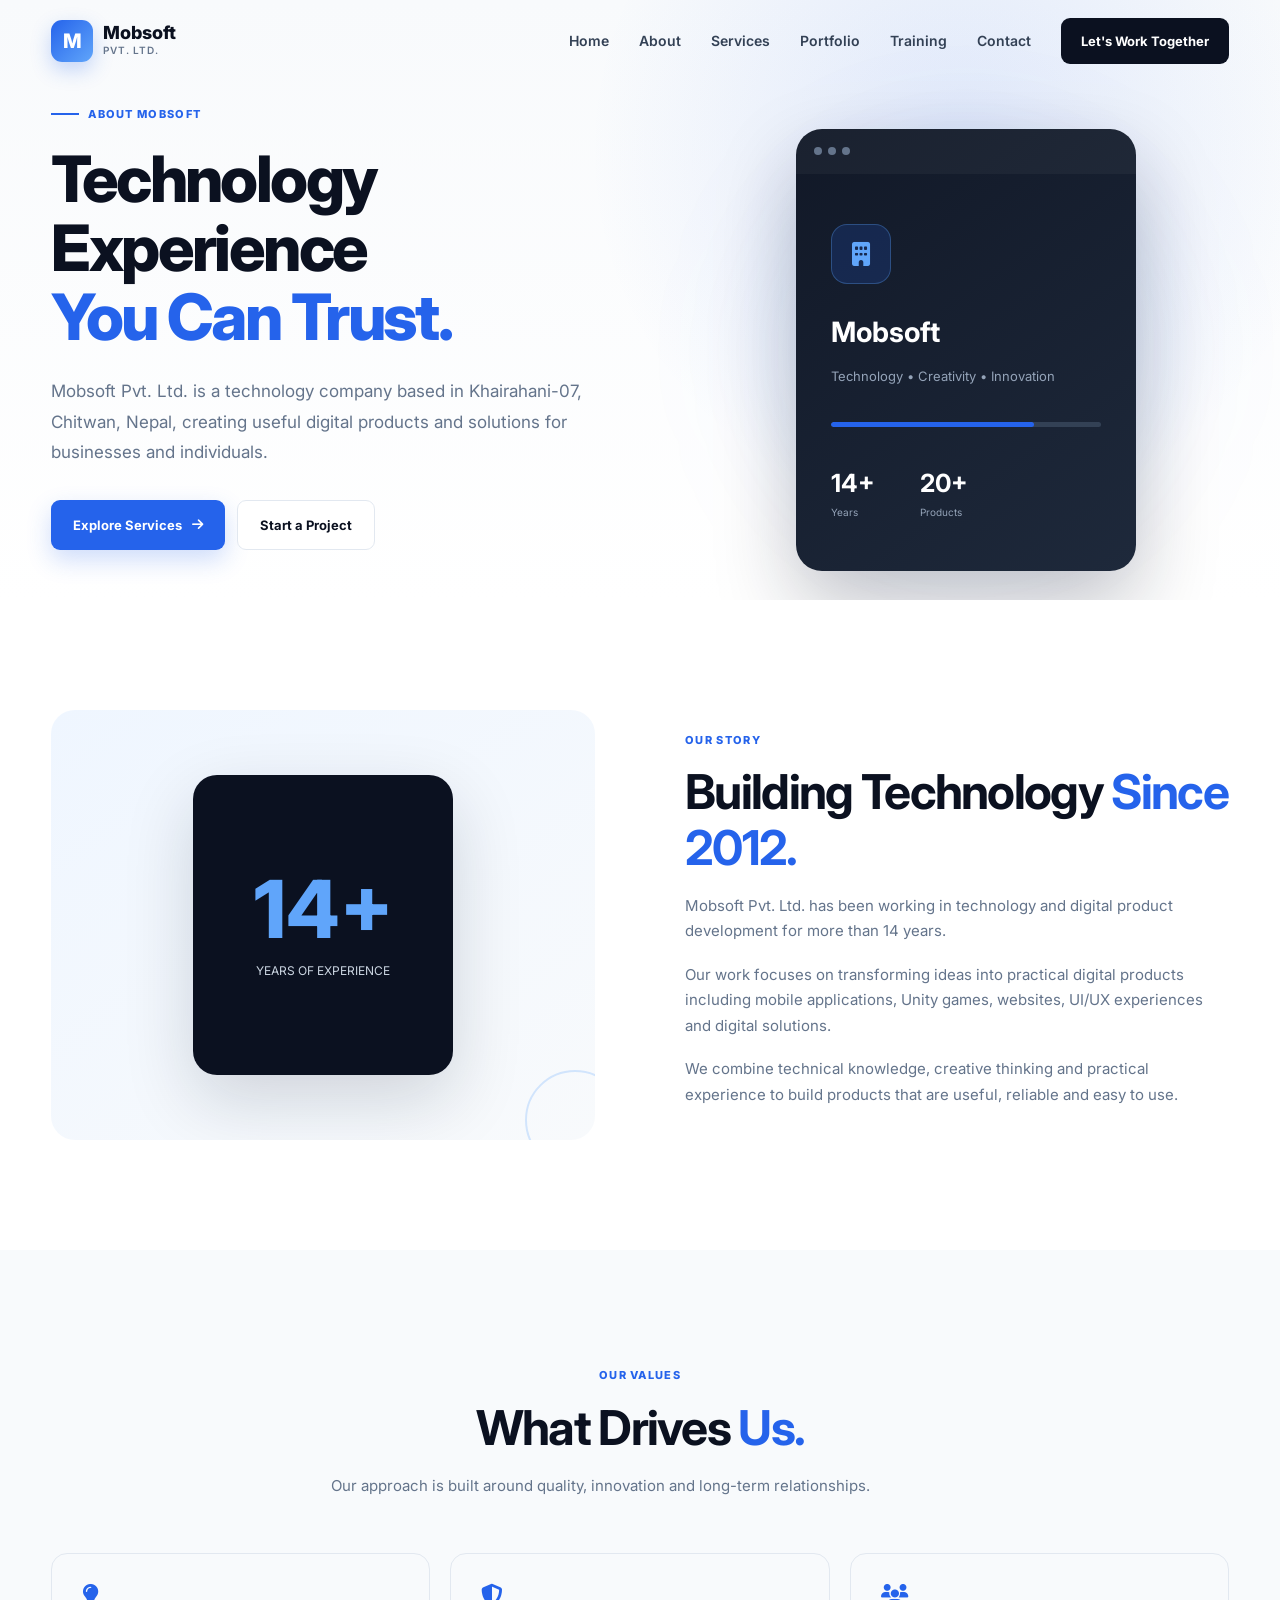
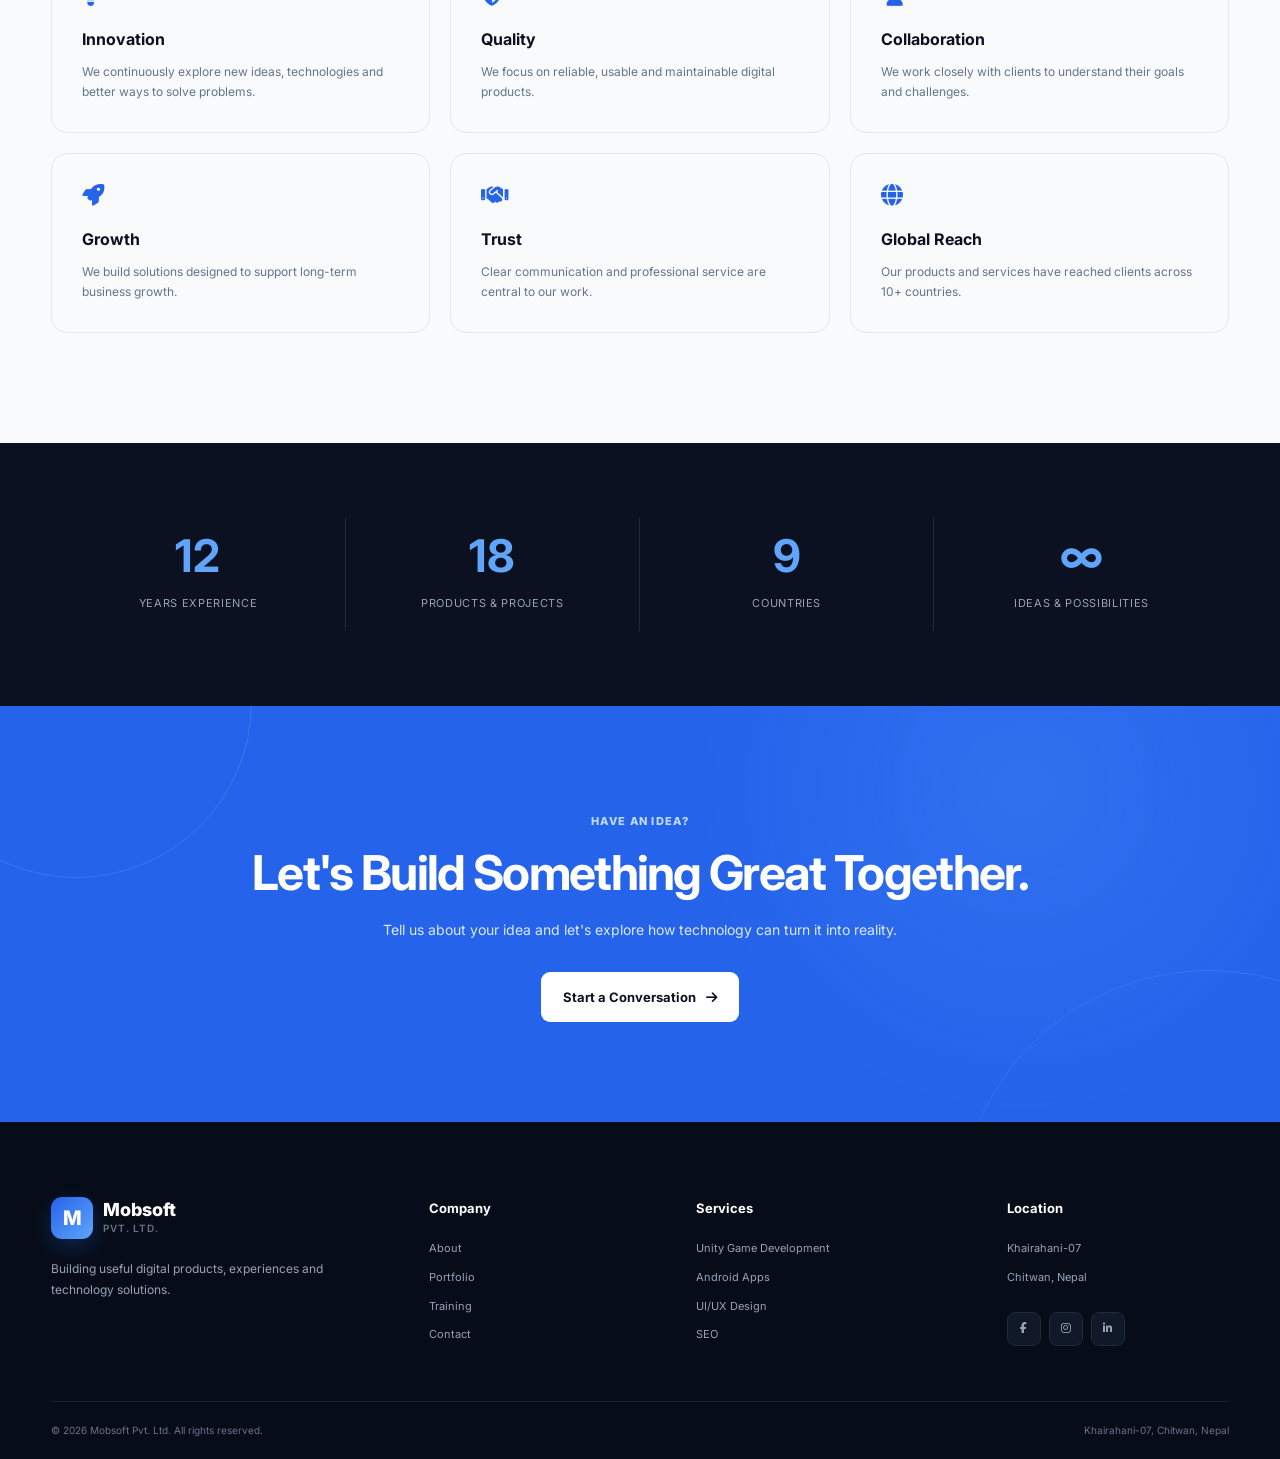
<file: Mobsoft_pvt/about.html>
<!DOCTYPE html>
<html lang="en">

<head>
    <meta charset="UTF-8">
    <meta name="viewport" content="width=device-width, initial-scale=1.0">

    <meta name="description"
        content="Learn about Mobsoft Pvt. Ltd., a technology company from Khairahani-07, Chitwan, Nepal with 14+ years of experience.">

    <title>About Us | Mobsoft Pvt. Ltd.</title>

    <link rel="preconnect" href="https://fonts.googleapis.com">
    <link rel="preconnect" href="https://fonts.gstatic.com" crossorigin>

    <link
        href="https://fonts.googleapis.com/css2?family=Inter:wght@400;500;600;700;800&display=swap"
        rel="stylesheet">

    <link
        rel="stylesheet"
        href="https://cdnjs.cloudflare.com/ajax/libs/font-awesome/6.7.2/css/all.min.css">

    <link rel="stylesheet" href="css/style.css">
    <link rel="stylesheet" href="css/responsive.css">
    <link rel="stylesheet" href="css/animations.css">
</head>

<body>

<header class="header">

    <div class="container">

        <nav class="navbar">

            <a href="index.html" class="logo">
                <span class="logo-icon">M</span>

                <span>
                    <strong>Mobsoft</strong>
                    <small>Pvt. Ltd.</small>
                </span>
            </a>

            <button class="menu-toggle"
                    aria-label="Open navigation"
                    aria-expanded="false">

                <i class="fa-solid fa-bars"></i>

            </button>

            <div class="nav-menu">

                <a href="index.html" class="nav-link">Home</a>

                <a href="about.html"
                   class="nav-link active">
                    About
                </a>

                <a href="services.html"
                   class="nav-link">
                    Services
                </a>

                <a href="portfolio.html"
                   class="nav-link">
                    Portfolio
                </a>

                <a href="training.html"
                   class="nav-link">
                    Training
                </a>

                <a href="contact.html"
                   class="nav-link">
                    Contact
                </a>

                <a href="contact.html"
                   class="nav-cta">
                    Let's Work Together
                </a>

            </div>

        </nav>

    </div>

</header>


<main>

    <!-- PAGE HERO -->

    <section class="hero"
             style="min-height: 550px;">

        <div class="container hero-container">

            <div class="hero-content">

                <div class="eyebrow">
                    <span></span>
                    ABOUT MOBSOFT
                </div>

                <h1>
                    Technology Experience
                    <span>You Can Trust.</span>
                </h1>

                <p>
                    Mobsoft Pvt. Ltd. is a technology company
                    based in Khairahani-07, Chitwan, Nepal,
                    creating useful digital products and
                    solutions for businesses and individuals.
                </p>

                <div class="hero-buttons">

                    <a href="services.html"
                       class="btn btn-primary">

                        Explore Services
                        <i class="fa-solid fa-arrow-right"></i>

                    </a>

                    <a href="contact.html"
                       class="btn btn-outline">

                        Start a Project

                    </a>

                </div>

            </div>


            <div class="hero-visual">

                <div class="visual-glow"></div>

                <div class="device-card device-main">

                    <div class="device-header">
                        <span></span>
                        <span></span>
                        <span></span>
                    </div>

                    <div class="device-content">

                        <div class="mini-icon">
                            <i class="fa-solid fa-building"></i>
                        </div>

                        <h3>Mobsoft</h3>

                        <p>
                            Technology • Creativity • Innovation
                        </p>

                        <div class="progress-line">
                            <span></span>
                        </div>

                        <div class="visual-stats">

                            <div>
                                <strong>14+</strong>
                                <small>Years</small>
                            </div>

                            <div>
                                <strong>20+</strong>
                                <small>Products</small>
                            </div>

                        </div>

                    </div>

                </div>

            </div>

        </div>

    </section>


    <!-- COMPANY STORY -->

    <section class="section">

        <div class="container two-column">

            <div class="about-visual reveal-left">

                <div class="about-box">

                    <div class="about-number">
                        14+
                    </div>

                    <div class="about-label">
                        YEARS OF EXPERIENCE
                    </div>

                </div>

                <div class="about-decoration"></div>

            </div>


            <div class="about-content reveal-right">

                <span class="section-label">
                    OUR STORY
                </span>

                <h2>
                    Building Technology
                    <span>Since 2012.</span>
                </h2>

                <p>
                    Mobsoft Pvt. Ltd. has been working in
                    technology and digital product development
                    for more than 14 years.
                </p>

                <p>
                    Our work focuses on transforming ideas into
                    practical digital products including mobile
                    applications, Unity games, websites,
                    UI/UX experiences and digital solutions.
                </p>

                <p>
                    We combine technical knowledge, creative
                    thinking and practical experience to build
                    products that are useful, reliable and
                    easy to use.
                </p>

            </div>

        </div>

    </section>


    <!-- VALUES -->

    <section class="section services-section">

        <div class="container">

            <div class="section-heading center">

                <span class="section-label">
                    OUR VALUES
                </span>

                <h2>
                    What Drives <span>Us.</span>
                </h2>

                <p>
                    Our approach is built around quality,
                    innovation and long-term relationships.
                </p>

            </div>


            <div class="why-grid">

                <div class="why-card reveal">
                    <i class="fa-solid fa-lightbulb"></i>
                    <h3>Innovation</h3>
                    <p>
                        We continuously explore new ideas,
                        technologies and better ways to solve
                        problems.
                    </p>
                </div>

                <div class="why-card reveal">
                    <i class="fa-solid fa-shield-halved"></i>
                    <h3>Quality</h3>
                    <p>
                        We focus on reliable, usable and
                        maintainable digital products.
                    </p>
                </div>

                <div class="why-card reveal">
                    <i class="fa-solid fa-users"></i>
                    <h3>Collaboration</h3>
                    <p>
                        We work closely with clients to
                        understand their goals and challenges.
                    </p>
                </div>

                <div class="why-card reveal">
                    <i class="fa-solid fa-rocket"></i>
                    <h3>Growth</h3>
                    <p>
                        We build solutions designed to support
                        long-term business growth.
                    </p>
                </div>

                <div class="why-card reveal">
                    <i class="fa-solid fa-handshake"></i>
                    <h3>Trust</h3>
                    <p>
                        Clear communication and professional
                        service are central to our work.
                    </p>
                </div>

                <div class="why-card reveal">
                    <i class="fa-solid fa-globe"></i>
                    <h3>Global Reach</h3>
                    <p>
                        Our products and services have reached
                        clients across 10+ countries.
                    </p>
                </div>

            </div>

        </div>

    </section>


    <!-- STATS -->

    <section class="numbers-section">

        <div class="container">

            <div class="numbers-grid">

                <div class="number-item">
                    <strong data-counter="14">0</strong>
                    <span>Years Experience</span>
                </div>

                <div class="number-item">
                    <strong data-counter="20">0</strong>
                    <span>Products & Projects</span>
                </div>

                <div class="number-item">
                    <strong data-counter="10">0</strong>
                    <span>Countries</span>
                </div>

                <div class="number-item">
                    <strong>∞</strong>
                    <span>Ideas & Possibilities</span>
                </div>

            </div>

        </div>

    </section>


    <!-- CTA -->

    <section class="cta-section">

        <div class="container cta-content">

            <span class="section-label">
                HAVE AN IDEA?
            </span>

            <h2>
                Let's Build Something
                <span>Great Together.</span>
            </h2>

            <p>
                Tell us about your idea and let's explore
                how technology can turn it into reality.
            </p>

            <a href="contact.html"
               class="btn btn-light">

                Start a Conversation
                <i class="fa-solid fa-arrow-right"></i>

            </a>

        </div>

    </section>

</main>


<footer class="footer">

    <div class="container">

        <div class="footer-grid">

            <div class="footer-brand">

                <a href="index.html"
                   class="logo footer-logo">

                    <span class="logo-icon">M</span>

                    <span>
                        <strong>Mobsoft</strong>
                        <small>Pvt. Ltd.</small>
                    </span>

                </a>

                <p>
                    Building useful digital products,
                    experiences and technology solutions.
                </p>

            </div>


            <div class="footer-column">

                <h3>Company</h3>

                <a href="about.html">About</a>
                <a href="portfolio.html">Portfolio</a>
                <a href="training.html">Training</a>
                <a href="contact.html">Contact</a>

            </div>


            <div class="footer-column">

                <h3>Services</h3>

                <a href="services.html">Unity Game Development</a>
                <a href="services.html">Android Apps</a>
                <a href="services.html">UI/UX Design</a>
                <a href="services.html">SEO</a>

            </div>


            <div class="footer-column">

                <h3>Location</h3>

                <a href="contact.html">
                    Khairahani-07
                </a>

                <a href="contact.html">
                    Chitwan, Nepal
                </a>

                <div class="social-links">

                    <a href="#" aria-label="Facebook">
                        <i class="fa-brands fa-facebook-f"></i>
                    </a>

                    <a href="#" aria-label="Instagram">
                        <i class="fa-brands fa-instagram"></i>
                    </a>

                    <a href="#" aria-label="LinkedIn">
                        <i class="fa-brands fa-linkedin-in"></i>
                    </a>

                </div>

            </div>

        </div>


        <div class="footer-bottom">

            <p>
                © <span data-year></span>
                Mobsoft Pvt. Ltd. All rights reserved.
            </p>

            <p>
                Khairahani-07, Chitwan, Nepal
            </p>

        </div>

    </div>

</footer>


<button class="back-to-top"
        aria-label="Back to top">

    <i class="fa-solid fa-arrow-up"></i>

</button>


<script src="js/main.js"></script>

</body>
</html>
</file>
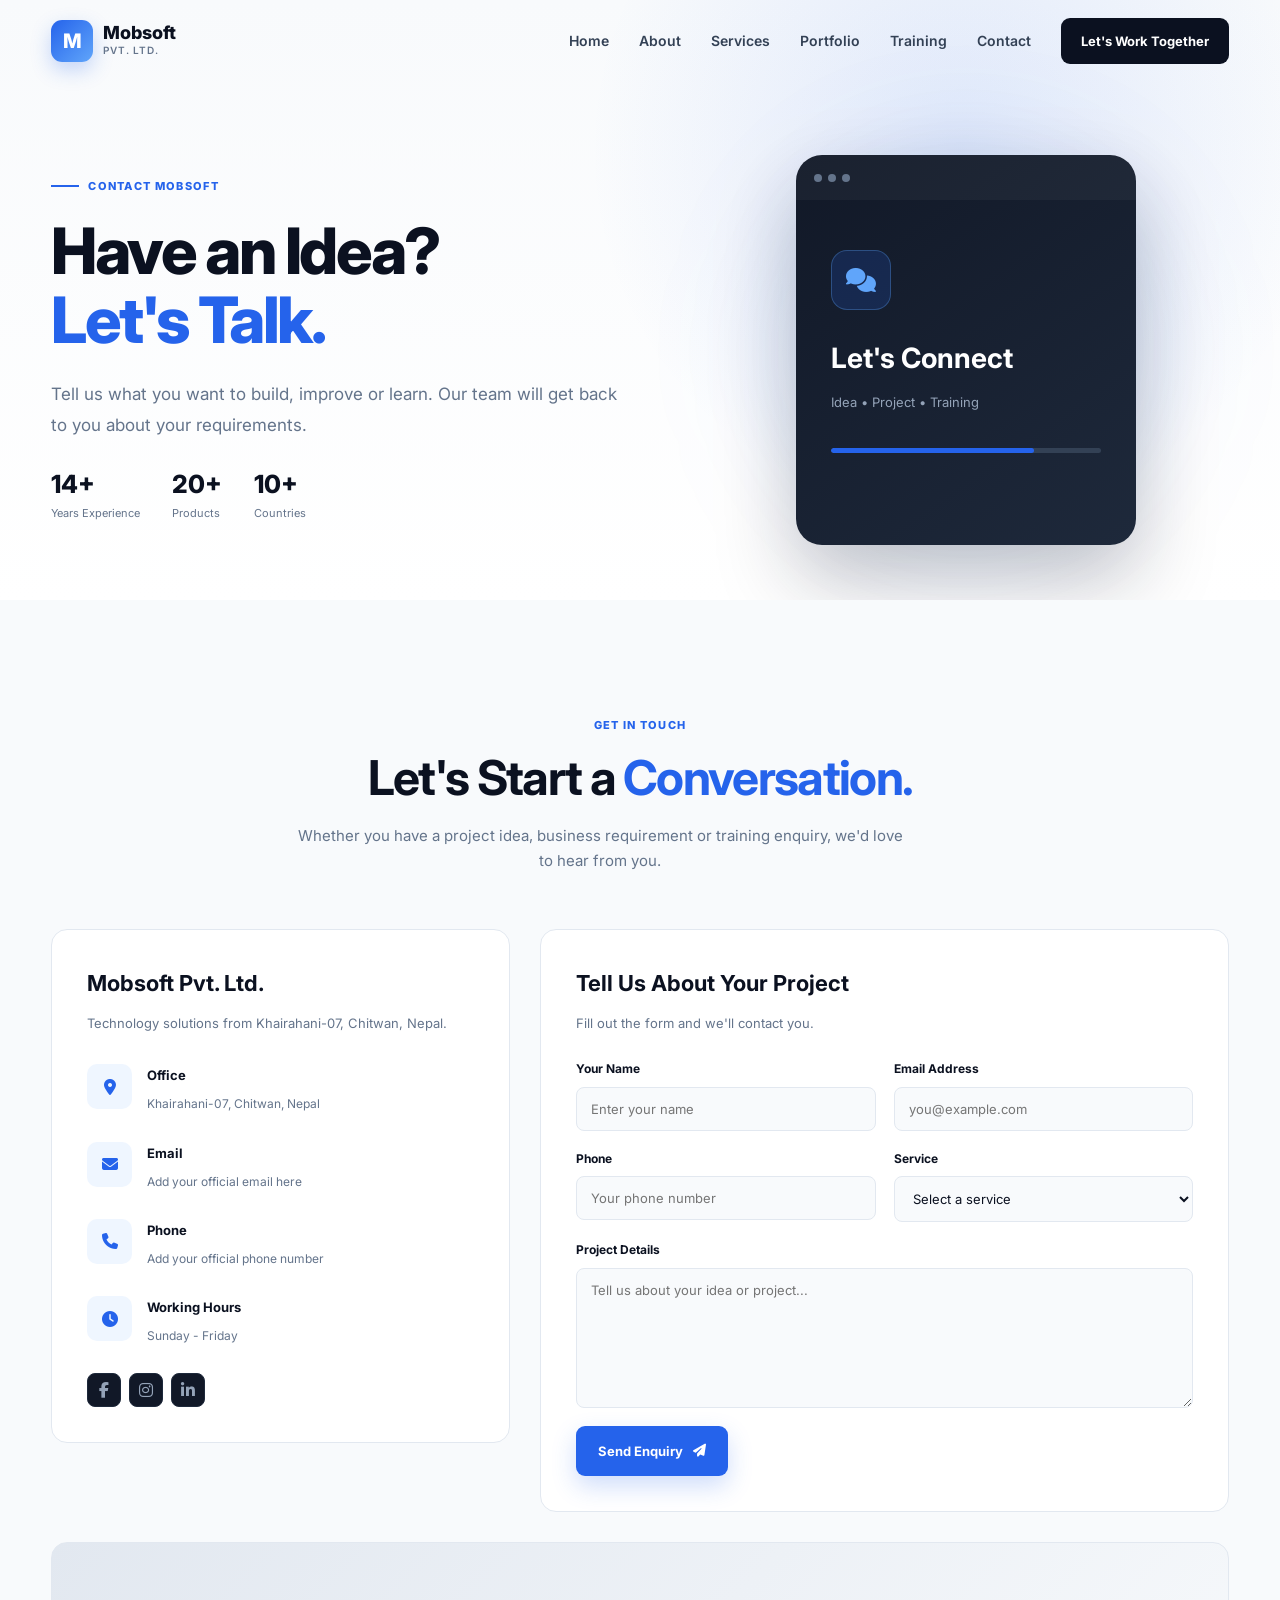
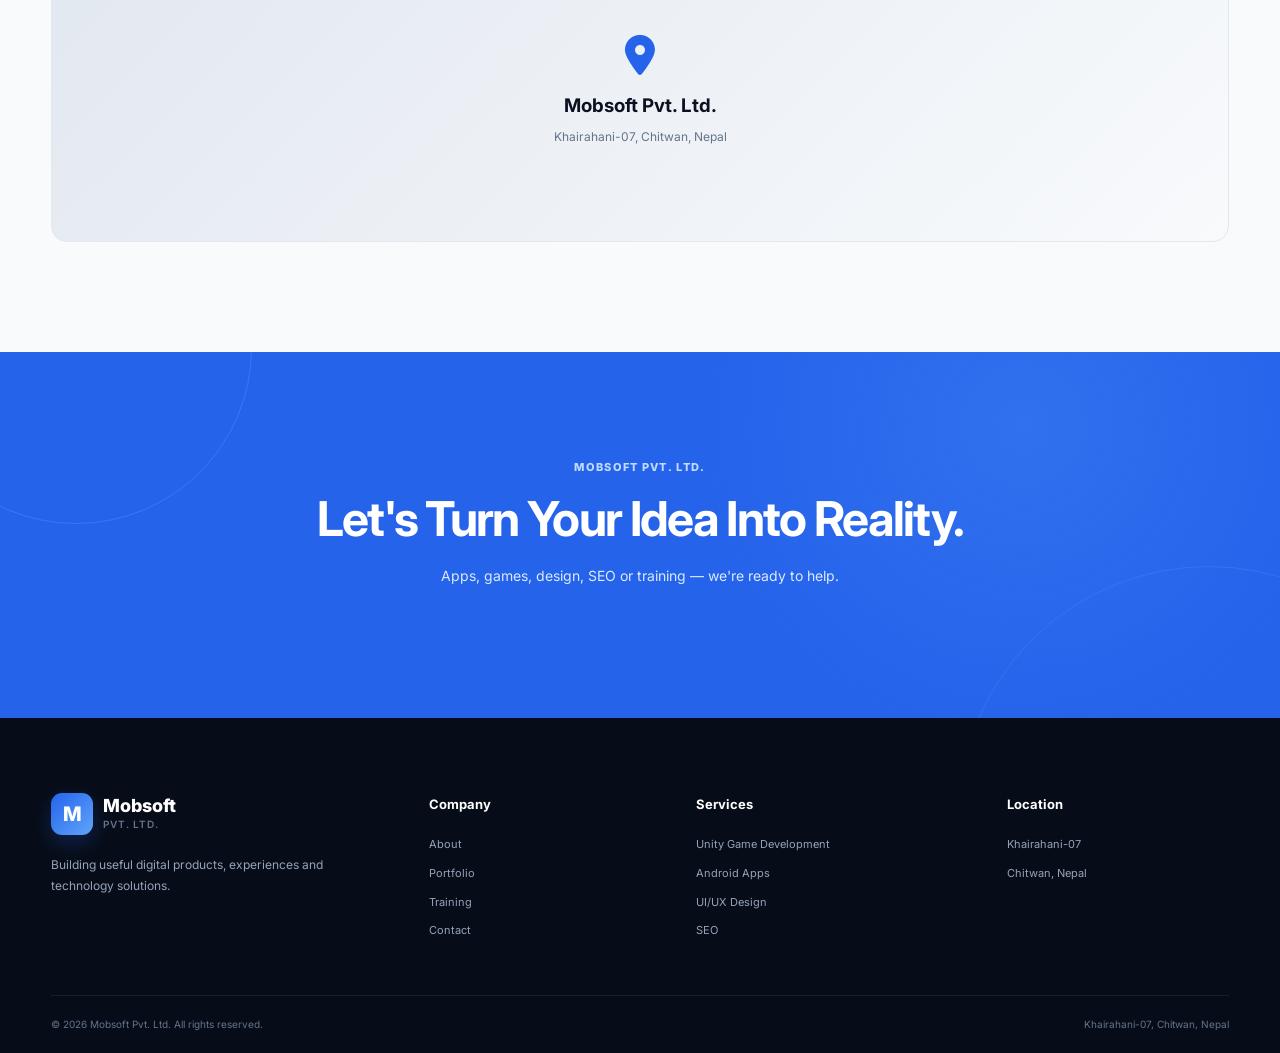
<file: Mobsoft_pvt/contact.html>
<!DOCTYPE html>
<html lang="en">

<head>

    <meta charset="UTF-8">

    <meta name="viewport"
          content="width=device-width, initial-scale=1.0">

    <meta name="description"
          content="Contact Mobsoft Pvt. Ltd. in Khairahani-07, Chitwan, Nepal for Android apps, Unity games, UI/UX, SEO and technology training.">

    <title>Contact | Mobsoft Pvt. Ltd.</title>

    <link rel="preconnect"
          href="https://fonts.googleapis.com">

    <link rel="preconnect"
          href="https://fonts.gstatic.com"
          crossorigin>

    <link
        href="https://fonts.googleapis.com/css2?family=Inter:wght@400;500;600;700;800&display=swap"
        rel="stylesheet">

    <link
        rel="stylesheet"
        href="https://cdnjs.cloudflare.com/ajax/libs/font-awesome/6.7.2/css/all.min.css">

    <link rel="stylesheet"
          href="css/style.css">

    <link rel="stylesheet"
          href="css/responsive.css">

    <link rel="stylesheet"
          href="css/animations.css">


    <style>

        .contact-section {
            background: var(--light);
        }

        .contact-grid {
            display: grid;
            grid-template-columns: 0.8fr 1.2fr;
            gap: 30px;
            align-items: start;
        }

        .contact-info,
        .contact-form-box {
            background: white;
            border: 1px solid var(--border);
            border-radius: var(--radius);
            padding: 35px;
        }

        .contact-info h3,
        .contact-form-box h3 {
            color: var(--dark);
            font-size: 22px;
            margin-bottom: 10px;
        }

        .contact-info > p {
            color: var(--text-light);
            font-size: 13px;
            margin-bottom: 30px;
        }

        .contact-item {
            display: flex;
            gap: 15px;
            margin-bottom: 25px;
        }

        .contact-item-icon {
            flex-shrink: 0;
            width: 45px;
            height: 45px;
            display: grid;
            place-items: center;
            background: #eff6ff;
            color: var(--primary);
            border-radius: 10px;
        }

        .contact-item strong {
            display: block;
            color: var(--dark);
            font-size: 13px;
            margin-bottom: 3px;
        }

        .contact-item span {
            color: var(--text-light);
            font-size: 12px;
        }

        .contact-form {
            display: grid;
            grid-template-columns: 1fr 1fr;
            gap: 18px;
        }

        .form-group {
            display: flex;
            flex-direction: column;
            gap: 7px;
        }

        .form-group.full {
            grid-column: 1 / -1;
        }

        .form-group label {
            color: var(--dark);
            font-size: 12px;
            font-weight: 700;
        }

        .form-group input,
        .form-group textarea,
        .form-group select {
            width: 100%;
            border: 1px solid var(--border);
            background: #f8fafc;
            border-radius: 8px;
            padding: 13px 14px;
            outline: none;
            color: var(--dark);
            font-size: 13px;
            transition: 0.3s ease;
        }

        .form-group textarea {
            min-height: 140px;
            resize: vertical;
        }

        .form-group input:focus,
        .form-group textarea:focus,
        .form-group select:focus {
            border-color: var(--primary);
            background: white;
            box-shadow: 0 0 0 3px rgba(37, 99, 235, 0.08);
        }

        .contact-form .btn {
            grid-column: 1 / -1;
            border: none;
            width: fit-content;
        }

        .map-box {
            min-height: 300px;
            display: grid;
            place-items: center;
            text-align: center;
            background:
                linear-gradient(
                    135deg,
                    #e2e8f0,
                    #f8fafc
                );
            border-radius: var(--radius);
            border: 1px solid var(--border);
            margin-top: 30px;
        }

        .map-content i {
            font-size: 40px;
            color: var(--primary);
            margin-bottom: 15px;
        }

        .map-content h3 {
            color: var(--dark);
            margin-bottom: 5px;
        }

        .map-content p {
            color: var(--text-light);
            font-size: 12px;
        }

        @media (max-width: 800px) {

            .contact-grid {
                grid-template-columns: 1fr;
            }

        }

        @media (max-width: 600px) {

            .contact-info,
            .contact-form-box {
                padding: 25px;
            }

            .contact-form {
                grid-template-columns: 1fr;
            }

            .form-group.full {
                grid-column: auto;
            }

            .contact-form .btn {
                grid-column: auto;
                width: 100%;
            }

        }

    </style>

</head>

<body>


<header class="header">

    <div class="container">

        <nav class="navbar">

            <a href="index.html" class="logo">

                <span class="logo-icon">M</span>

                <span>
                    <strong>Mobsoft</strong>
                    <small>Pvt. Ltd.</small>
                </span>

            </a>


            <button class="menu-toggle"
                    aria-label="Open navigation"
                    aria-expanded="false">

                <i class="fa-solid fa-bars"></i>

            </button>


            <div class="nav-menu">

                <a href="index.html"
                   class="nav-link">
                    Home
                </a>

                <a href="about.html"
                   class="nav-link">
                    About
                </a>

                <a href="services.html"
                   class="nav-link">
                    Services
                </a>

                <a href="portfolio.html"
                   class="nav-link">
                    Portfolio
                </a>

                <a href="training.html"
                   class="nav-link">
                    Training
                </a>

                <a href="contact.html"
                   class="nav-link active">
                    Contact
                </a>

                <a href="contact.html"
                   class="nav-cta">
                    Let's Work Together
                </a>

            </div>

        </nav>

    </div>

</header>


<main>


<section class="hero"
         style="min-height: 520px;">

    <div class="container hero-container">

        <div class="hero-content">

            <div class="eyebrow">

                <span></span>

                CONTACT MOBSOFT

            </div>


            <h1>

                Have an Idea?
                <span>Let's Talk.</span>

            </h1>


            <p>

                Tell us what you want to build, improve
                or learn. Our team will get back to you
                about your requirements.

            </p>

            <div class="hero-trust">

                <div>
                    <strong>14+</strong>
                    <span>Years Experience</span>
                </div>

                <div>
                    <strong>20+</strong>
                    <span>Products</span>
                </div>

                <div>
                    <strong>10+</strong>
                    <span>Countries</span>
                </div>

            </div>

        </div>


        <div class="hero-visual">

            <div class="visual-glow"></div>

            <div class="device-card device-main">

                <div class="device-header">

                    <span></span>
                    <span></span>
                    <span></span>

                </div>

                <div class="device-content">

                    <div class="mini-icon">

                        <i class="fa-solid fa-comments"></i>

                    </div>

                    <h3>
                        Let's Connect
                    </h3>

                    <p>
                        Idea • Project • Training
                    </p>

                    <div class="progress-line">
                        <span></span>
                    </div>

                </div>

            </div>

        </div>

    </div>

</section>


<section class="section contact-section">

    <div class="container">

        <div class="section-heading center">

            <span class="section-label">
                GET IN TOUCH
            </span>

            <h2>
                Let's Start a
                <span>Conversation.</span>
            </h2>

            <p>
                Whether you have a project idea,
                business requirement or training enquiry,
                we'd love to hear from you.
            </p>

        </div>


        <div class="contact-grid">


            <!-- CONTACT INFORMATION -->

            <div class="contact-info reveal-left">

                <h3>
                    Mobsoft Pvt. Ltd.
                </h3>

                <p>
                    Technology solutions from
                    Khairahani-07, Chitwan, Nepal.
                </p>


                <div class="contact-item">

                    <div class="contact-item-icon">

                        <i class="fa-solid fa-location-dot"></i>

                    </div>

                    <div>

                        <strong>
                            Office
                        </strong>

                        <span>
                            Khairahani-07,
                            Chitwan, Nepal
                        </span>

                    </div>

                </div>


                <div class="contact-item">

                    <div class="contact-item-icon">

                        <i class="fa-solid fa-envelope"></i>

                    </div>

                    <div>

                        <strong>
                            Email
                        </strong>

                        <span>
                            Add your official email here
                        </span>

                    </div>

                </div>


                <div class="contact-item">

                    <div class="contact-item-icon">

                        <i class="fa-solid fa-phone"></i>

                    </div>

                    <div>

                        <strong>
                            Phone
                        </strong>

                        <span>
                            Add your official phone number
                        </span>

                    </div>

                </div>


                <div class="contact-item">

                    <div class="contact-item-icon">

                        <i class="fa-solid fa-clock"></i>

                    </div>

                    <div>

                        <strong>
                            Working Hours
                        </strong>

                        <span>
                            Sunday - Friday
                        </span>

                    </div>

                </div>


                <div class="social-links">

                    <a href="#"
                       aria-label="Facebook">

                        <i class="fa-brands fa-facebook-f"></i>

                    </a>

                    <a href="#"
                       aria-label="Instagram">

                        <i class="fa-brands fa-instagram"></i>

                    </a>

                    <a href="#"
                       aria-label="LinkedIn">

                        <i class="fa-brands fa-linkedin-in"></i>

                    </a>

                </div>

            </div>


            <!-- CONTACT FORM -->

            <div class="contact-form-box reveal-right">

                <h3>
                    Tell Us About Your Project
                </h3>

                <p style="color:var(--text-light);
                          font-size:13px;
                          margin-bottom:25px;">

                    Fill out the form and we'll contact you.

                </p>


                <form class="contact-form"
                      id="contactForm">


                    <div class="form-group">

                        <label for="name">
                            Your Name
                        </label>

                        <input
                            type="text"
                            id="name"
                            name="name"
                            placeholder="Enter your name"
                            required>

                    </div>


                    <div class="form-group">

                        <label for="email">
                            Email Address
                        </label>

                        <input
                            type="email"
                            id="email"
                            name="email"
                            placeholder="you@example.com"
                            required>

                    </div>


                    <div class="form-group">

                        <label for="phone">
                            Phone
                        </label>

                        <input
                            type="tel"
                            id="phone"
                            name="phone"
                            placeholder="Your phone number">

                    </div>


                    <div class="form-group">

                        <label for="service">
                            Service
                        </label>

                        <select id="service"
                                name="service">

                            <option value="">
                                Select a service
                            </option>

                            <option>
                                Unity Game Development
                            </option>

                            <option>
                                Android App Development
                            </option>

                            <option>
                                UI/UX Design
                            </option>

                            <option>
                                SEO & Digital Marketing
                            </option>

                            <option>
                                Technology Training
                            </option>

                            <option>
                                Custom Solution
                            </option>

                        </select>

                    </div>


                    <div class="form-group full">

                        <label for="message">
                            Project Details
                        </label>

                        <textarea
                            id="message"
                            name="message"
                            placeholder="Tell us about your idea or project..."
                            required></textarea>

                    </div>


                    <button type="submit"
                            class="btn btn-primary">

                        Send Enquiry

                        <i class="fa-solid fa-paper-plane"></i>

                    </button>

                </form>

            </div>

        </div>


        <!-- LOCATION -->

        <div class="map-box">

            <div class="map-content">

                <i class="fa-solid fa-location-dot"></i>

                <h3>
                    Mobsoft Pvt. Ltd.
                </h3>

                <p>
                    Khairahani-07, Chitwan, Nepal
                </p>

            </div>

        </div>

    </div>

</section>


<section class="cta-section">

    <div class="container cta-content">

        <span class="section-label">
            MOBSOFT PVT. LTD.
        </span>

        <h2>
            Let's Turn Your Idea
            <span>Into Reality.</span>
        </h2>

        <p>
            Apps, games, design, SEO or training —
            we're ready to help.
        </p>

    </div>

</section>


</main>


<footer class="footer">

    <div class="container">

        <div class="footer-grid">

            <div class="footer-brand">

                <a href="index.html"
                   class="logo footer-logo">

                    <span class="logo-icon">M</span>

                    <span>
                        <strong>Mobsoft</strong>
                        <small>Pvt. Ltd.</small>
                    </span>

                </a>

                <p>
                    Building useful digital products,
                    experiences and technology solutions.
                </p>

            </div>


            <div class="footer-column">

                <h3>Company</h3>

                <a href="about.html">About</a>
                <a href="portfolio.html">Portfolio</a>
                <a href="training.html">Training</a>
                <a href="contact.html">Contact</a>

            </div>


            <div class="footer-column">

                <h3>Services</h3>

                <a href="services.html">Unity Game Development</a>
                <a href="services.html">Android Apps</a>
                <a href="services.html">UI/UX Design</a>
                <a href="services.html">SEO</a>

            </div>


            <div class="footer-column">

                <h3>Location</h3>

                <a href="contact.html">
                    Khairahani-07
                </a>

                <a href="contact.html">
                    Chitwan, Nepal
                </a>

            </div>

        </div>


        <div class="footer-bottom">

            <p>
                © <span data-year></span>
                Mobsoft Pvt. Ltd. All rights reserved.
            </p>

            <p>
                Khairahani-07, Chitwan, Nepal
            </p>

        </div>

    </div>

</footer>


<button class="back-to-top"
        aria-label="Back to top">

    <i class="fa-solid fa-arrow-up"></i>

</button>


<script>

document.addEventListener("DOMContentLoaded", () => {

    const form =
        document.getElementById("contactForm");

    if (!form) return;

    form.addEventListener("submit", event => {

        event.preventDefault();

        const name =
            document.getElementById("name").value;

        const service =
            document.getElementById("service").value;

        const message =
            document.getElementById("message").value;


        const subject =
            encodeURIComponent(
                "Mobsoft Project Enquiry - " +
                (service || "General")
            );


        const body =
            encodeURIComponent(
                "Hello Mobsoft Pvt. Ltd.,\n\n" +
                "Name: " + name + "\n" +
                "Service: " + service + "\n\n" +
                "Project Details:\n" +
                message
            );


        /*
         * Replace this email address
         * with your real Mobsoft email.
         */

        window.location.href =
            "mailto:YOUR-EMAIL@example.com" +
            "?subject=" +
            subject +
            "&body=" +
            body;

    });

});

</script>

<script src="js/main.js"></script>

</body>
</html>
</file>
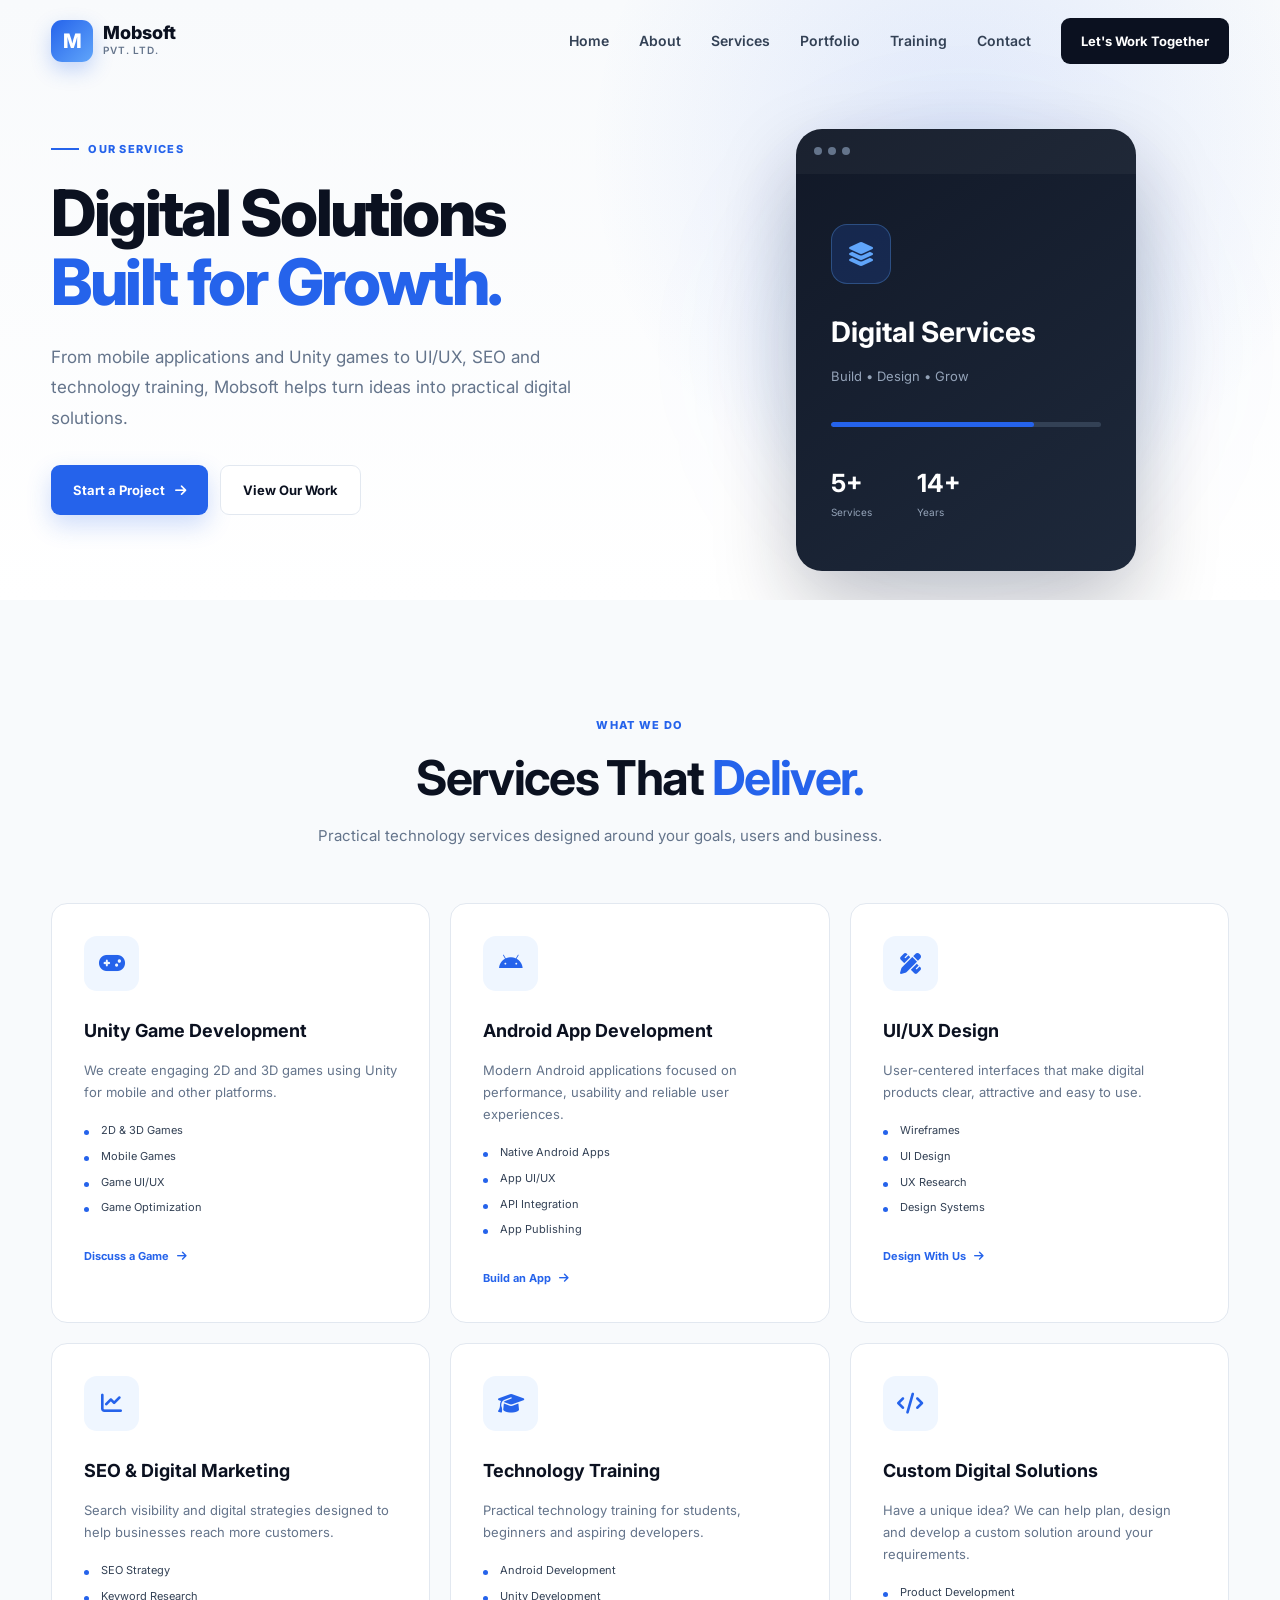
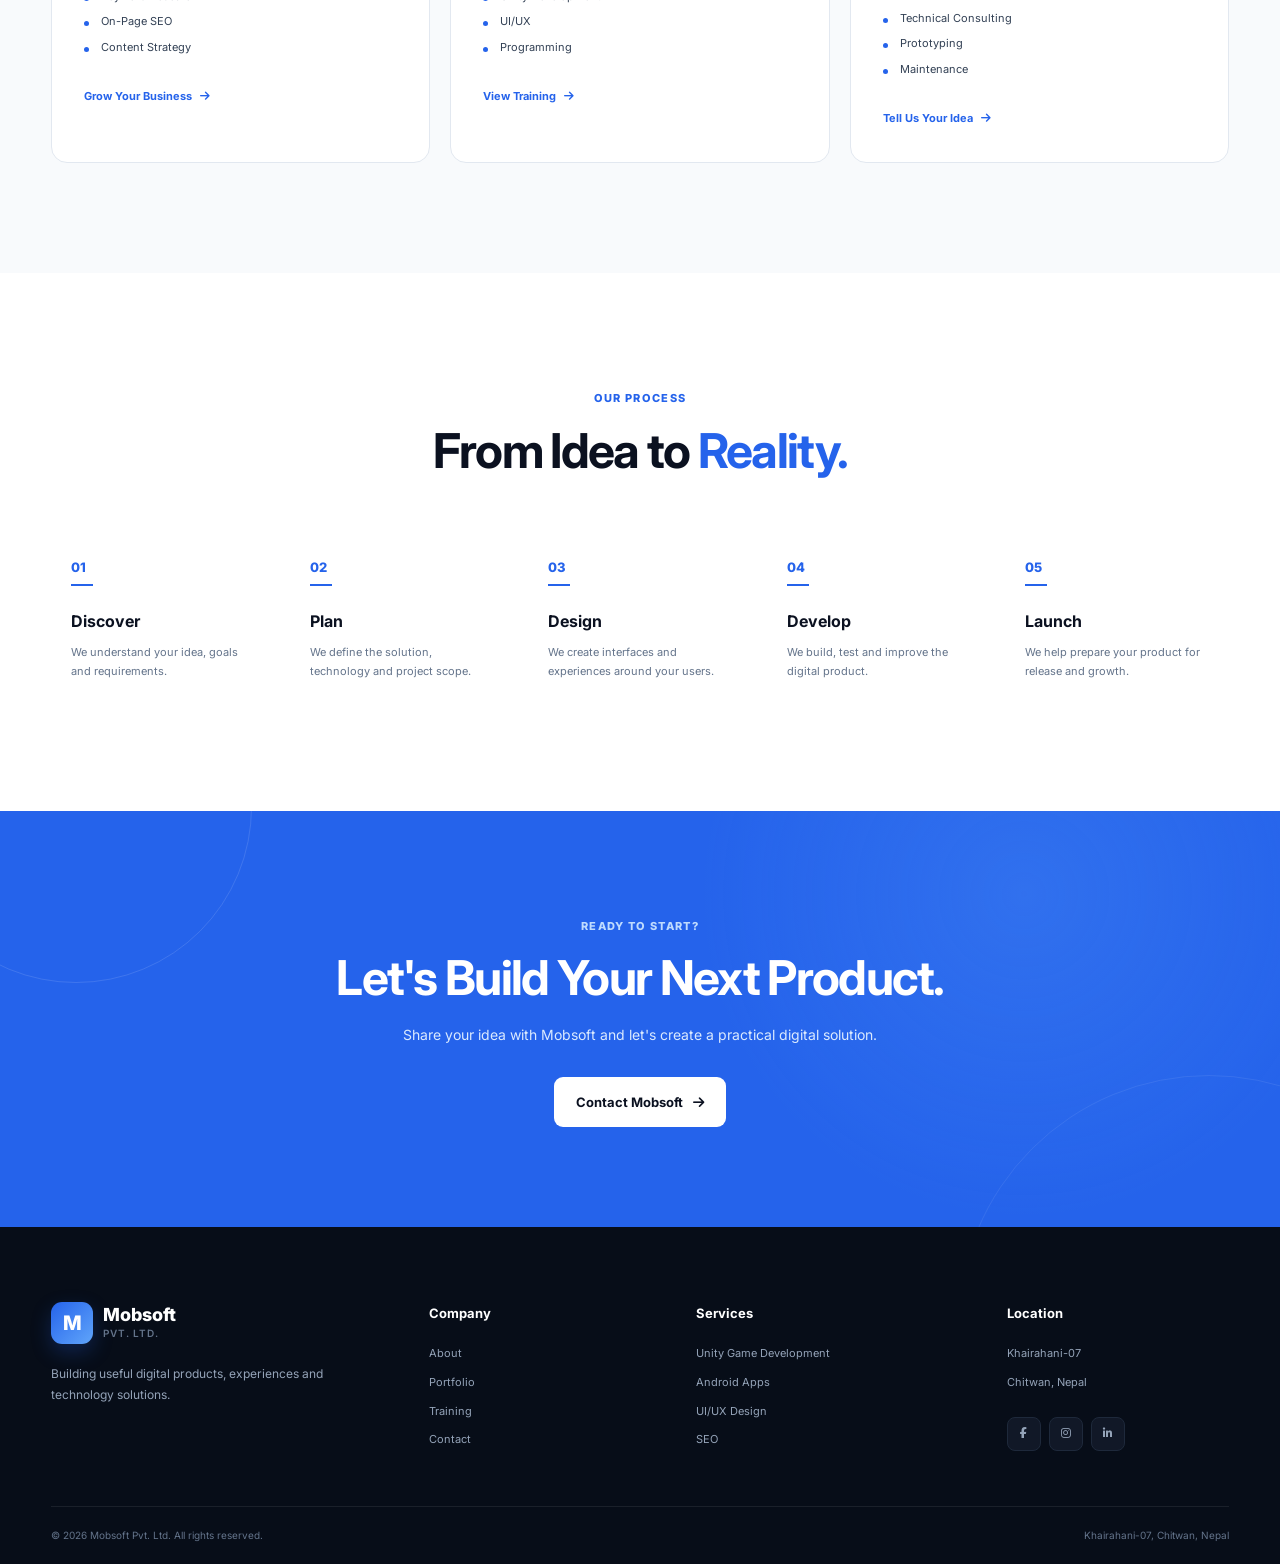
<file: Mobsoft_pvt/services.html>
<!DOCTYPE html>
<html lang="en">

<head>

    <meta charset="UTF-8">

    <meta name="viewport"
          content="width=device-width, initial-scale=1.0">

    <meta name="description"
          content="Mobsoft Pvt. Ltd. technology services including Unity game development, Android app development, UI/UX design, SEO and technology training.">

    <title>Services | Mobsoft Pvt. Ltd.</title>

    <link rel="preconnect" href="https://fonts.googleapis.com">

    <link rel="preconnect"
          href="https://fonts.gstatic.com"
          crossorigin>

    <link
        href="https://fonts.googleapis.com/css2?family=Inter:wght@400;500;600;700;800&display=swap"
        rel="stylesheet">

    <link
        rel="stylesheet"
        href="https://cdnjs.cloudflare.com/ajax/libs/font-awesome/6.7.2/css/all.min.css">

    <link rel="stylesheet" href="css/style.css">
    <link rel="stylesheet" href="css/responsive.css">
    <link rel="stylesheet" href="css/animations.css">

</head>

<body>


<header class="header">

    <div class="container">

        <nav class="navbar">

            <a href="index.html" class="logo">

                <span class="logo-icon">M</span>

                <span>
                    <strong>Mobsoft</strong>
                    <small>Pvt. Ltd.</small>
                </span>

            </a>


            <button class="menu-toggle"
                    aria-label="Open navigation"
                    aria-expanded="false">

                <i class="fa-solid fa-bars"></i>

            </button>


            <div class="nav-menu">

                <a href="index.html"
                   class="nav-link">
                    Home
                </a>

                <a href="about.html"
                   class="nav-link">
                    About
                </a>

                <a href="services.html"
                   class="nav-link active">
                    Services
                </a>

                <a href="portfolio.html"
                   class="nav-link">
                    Portfolio
                </a>

                <a href="training.html"
                   class="nav-link">
                    Training
                </a>

                <a href="contact.html"
                   class="nav-link">
                    Contact
                </a>

                <a href="contact.html"
                   class="nav-cta">
                    Let's Work Together
                </a>

            </div>

        </nav>

    </div>

</header>


<main>


<!-- HERO -->

<section class="hero"
         style="min-height: 560px;">

    <div class="container hero-container">

        <div class="hero-content">

            <div class="eyebrow">

                <span></span>

                OUR SERVICES

            </div>


            <h1>

                Digital Solutions
                <span>Built for Growth.</span>

            </h1>


            <p>

                From mobile applications and Unity games
                to UI/UX, SEO and technology training,
                Mobsoft helps turn ideas into practical
                digital solutions.

            </p>


            <div class="hero-buttons">

                <a href="contact.html"
                   class="btn btn-primary">

                    Start a Project

                    <i class="fa-solid fa-arrow-right"></i>

                </a>

                <a href="portfolio.html"
                   class="btn btn-outline">

                    View Our Work

                </a>

            </div>

        </div>


        <div class="hero-visual">

            <div class="visual-glow"></div>

            <div class="device-card device-main">

                <div class="device-header">

                    <span></span>
                    <span></span>
                    <span></span>

                </div>


                <div class="device-content">

                    <div class="mini-icon">

                        <i class="fa-solid fa-layer-group"></i>

                    </div>

                    <h3>
                        Digital Services
                    </h3>

                    <p>
                        Build • Design • Grow
                    </p>


                    <div class="progress-line">
                        <span></span>
                    </div>


                    <div class="visual-stats">

                        <div>
                            <strong>5+</strong>
                            <small>Services</small>
                        </div>

                        <div>
                            <strong>14+</strong>
                            <small>Years</small>
                        </div>

                    </div>

                </div>

            </div>

        </div>

    </div>

</section>


<!-- SERVICES -->

<section class="section services-section">

    <div class="container">

        <div class="section-heading center">

            <span class="section-label">
                WHAT WE DO
            </span>

            <h2>
                Services That
                <span>Deliver.</span>
            </h2>

            <p>
                Practical technology services designed
                around your goals, users and business.
            </p>

        </div>


        <div class="services-grid">


            <div class="service-card reveal">

                <div class="service-icon">

                    <i class="fa-solid fa-gamepad"></i>

                </div>

                <h3>
                    Unity Game Development
                </h3>

                <p>
                    We create engaging 2D and 3D games
                    using Unity for mobile and other
                    platforms.
                </p>

                <ul>

                    <li>2D & 3D Games</li>
                    <li>Mobile Games</li>
                    <li>Game UI/UX</li>
                    <li>Game Optimization</li>

                </ul>

                <a href="contact.html">
                    Discuss a Game
                    <i class="fa-solid fa-arrow-right"></i>
                </a>

            </div>


            <div class="service-card reveal">

                <div class="service-icon">

                    <i class="fa-brands fa-android"></i>

                </div>

                <h3>
                    Android App Development
                </h3>

                <p>
                    Modern Android applications focused
                    on performance, usability and reliable
                    user experiences.
                </p>

                <ul>

                    <li>Native Android Apps</li>
                    <li>App UI/UX</li>
                    <li>API Integration</li>
                    <li>App Publishing</li>

                </ul>

                <a href="contact.html">
                    Build an App
                    <i class="fa-solid fa-arrow-right"></i>
                </a>

            </div>


            <div class="service-card reveal">

                <div class="service-icon">

                    <i class="fa-solid fa-pen-ruler"></i>

                </div>

                <h3>
                    UI/UX Design
                </h3>

                <p>
                    User-centered interfaces that make
                    digital products clear, attractive
                    and easy to use.
                </p>

                <ul>

                    <li>Wireframes</li>
                    <li>UI Design</li>
                    <li>UX Research</li>
                    <li>Design Systems</li>

                </ul>

                <a href="contact.html">
                    Design With Us
                    <i class="fa-solid fa-arrow-right"></i>
                </a>

            </div>


            <div class="service-card reveal">

                <div class="service-icon">

                    <i class="fa-solid fa-chart-line"></i>

                </div>

                <h3>
                    SEO & Digital Marketing
                </h3>

                <p>
                    Search visibility and digital strategies
                    designed to help businesses reach more
                    customers.
                </p>

                <ul>

                    <li>SEO Strategy</li>
                    <li>Keyword Research</li>
                    <li>On-Page SEO</li>
                    <li>Content Strategy</li>

                </ul>

                <a href="contact.html">
                    Grow Your Business
                    <i class="fa-solid fa-arrow-right"></i>
                </a>

            </div>


            <div class="service-card reveal">

                <div class="service-icon">

                    <i class="fa-solid fa-graduation-cap"></i>

                </div>

                <h3>
                    Technology Training
                </h3>

                <p>
                    Practical technology training for
                    students, beginners and aspiring
                    developers.
                </p>

                <ul>

                    <li>Android Development</li>
                    <li>Unity Development</li>
                    <li>UI/UX</li>
                    <li>Programming</li>

                </ul>

                <a href="training.html">
                    View Training
                    <i class="fa-solid fa-arrow-right"></i>
                </a>

            </div>


            <div class="service-card reveal">

                <div class="service-icon">

                    <i class="fa-solid fa-code"></i>

                </div>

                <h3>
                    Custom Digital Solutions
                </h3>

                <p>
                    Have a unique idea? We can help plan,
                    design and develop a custom solution
                    around your requirements.
                </p>

                <ul>

                    <li>Product Development</li>
                    <li>Technical Consulting</li>
                    <li>Prototyping</li>
                    <li>Maintenance</li>

                </ul>

                <a href="contact.html">
                    Tell Us Your Idea
                    <i class="fa-solid fa-arrow-right"></i>
                </a>

            </div>

        </div>

    </div>

</section>


<!-- PROCESS -->

<section class="section process-section">

    <div class="container">

        <div class="section-heading center">

            <span class="section-label">
                OUR PROCESS
            </span>

            <h2>
                From Idea to
                <span>Reality.</span>
            </h2>

        </div>


        <div class="process-grid">

            <div class="process-item reveal">

                <div class="process-number">
                    01
                </div>

                <h3>
                    Discover
                </h3>

                <p>
                    We understand your idea,
                    goals and requirements.
                </p>

            </div>


            <div class="process-item reveal">

                <div class="process-number">
                    02
                </div>

                <h3>
                    Plan
                </h3>

                <p>
                    We define the solution,
                    technology and project scope.
                </p>

            </div>


            <div class="process-item reveal">

                <div class="process-number">
                    03
                </div>

                <h3>
                    Design
                </h3>

                <p>
                    We create interfaces and
                    experiences around your users.
                </p>

            </div>


            <div class="process-item reveal">

                <div class="process-number">
                    04
                </div>

                <h3>
                    Develop
                </h3>

                <p>
                    We build, test and improve
                    the digital product.
                </p>

            </div>


            <div class="process-item reveal">

                <div class="process-number">
                    05
                </div>

                <h3>
                    Launch
                </h3>

                <p>
                    We help prepare your product
                    for release and growth.
                </p>

            </div>

        </div>

    </div>

</section>


<!-- CTA -->

<section class="cta-section">

    <div class="container cta-content">

        <span class="section-label">
            READY TO START?
        </span>

        <h2>
            Let's Build Your
            <span>Next Product.</span>
        </h2>

        <p>
            Share your idea with Mobsoft and let's
            create a practical digital solution.
        </p>

        <a href="contact.html"
           class="btn btn-light">

            Contact Mobsoft
            <i class="fa-solid fa-arrow-right"></i>

        </a>

    </div>

</section>

</main>


<footer class="footer">

    <div class="container">

        <div class="footer-grid">

            <div class="footer-brand">

                <a href="index.html"
                   class="logo footer-logo">

                    <span class="logo-icon">M</span>

                    <span>
                        <strong>Mobsoft</strong>
                        <small>Pvt. Ltd.</small>
                    </span>

                </a>

                <p>
                    Building useful digital products,
                    experiences and technology solutions.
                </p>

            </div>


            <div class="footer-column">

                <h3>Company</h3>

                <a href="about.html">About</a>
                <a href="portfolio.html">Portfolio</a>
                <a href="training.html">Training</a>
                <a href="contact.html">Contact</a>

            </div>


            <div class="footer-column">

                <h3>Services</h3>

                <a href="services.html">
                    Unity Game Development
                </a>

                <a href="services.html">
                    Android Apps
                </a>

                <a href="services.html">
                    UI/UX Design
                </a>

                <a href="services.html">
                    SEO
                </a>

            </div>


            <div class="footer-column">

                <h3>Location</h3>

                <a href="contact.html">
                    Khairahani-07
                </a>

                <a href="contact.html">
                    Chitwan, Nepal
                </a>

                <div class="social-links">

                    <a href="#" aria-label="Facebook">
                        <i class="fa-brands fa-facebook-f"></i>
                    </a>

                    <a href="#" aria-label="Instagram">
                        <i class="fa-brands fa-instagram"></i>
                    </a>

                    <a href="#" aria-label="LinkedIn">
                        <i class="fa-brands fa-linkedin-in"></i>
                    </a>

                </div>

            </div>

        </div>


        <div class="footer-bottom">

            <p>
                © <span data-year></span>
                Mobsoft Pvt. Ltd. All rights reserved.
            </p>

            <p>
                Khairahani-07, Chitwan, Nepal
            </p>

        </div>

    </div>

</footer>


<button class="back-to-top"
        aria-label="Back to top">

    <i class="fa-solid fa-arrow-up"></i>

</button>


<script src="js/main.js"></script>

</body>
</html>
</file>
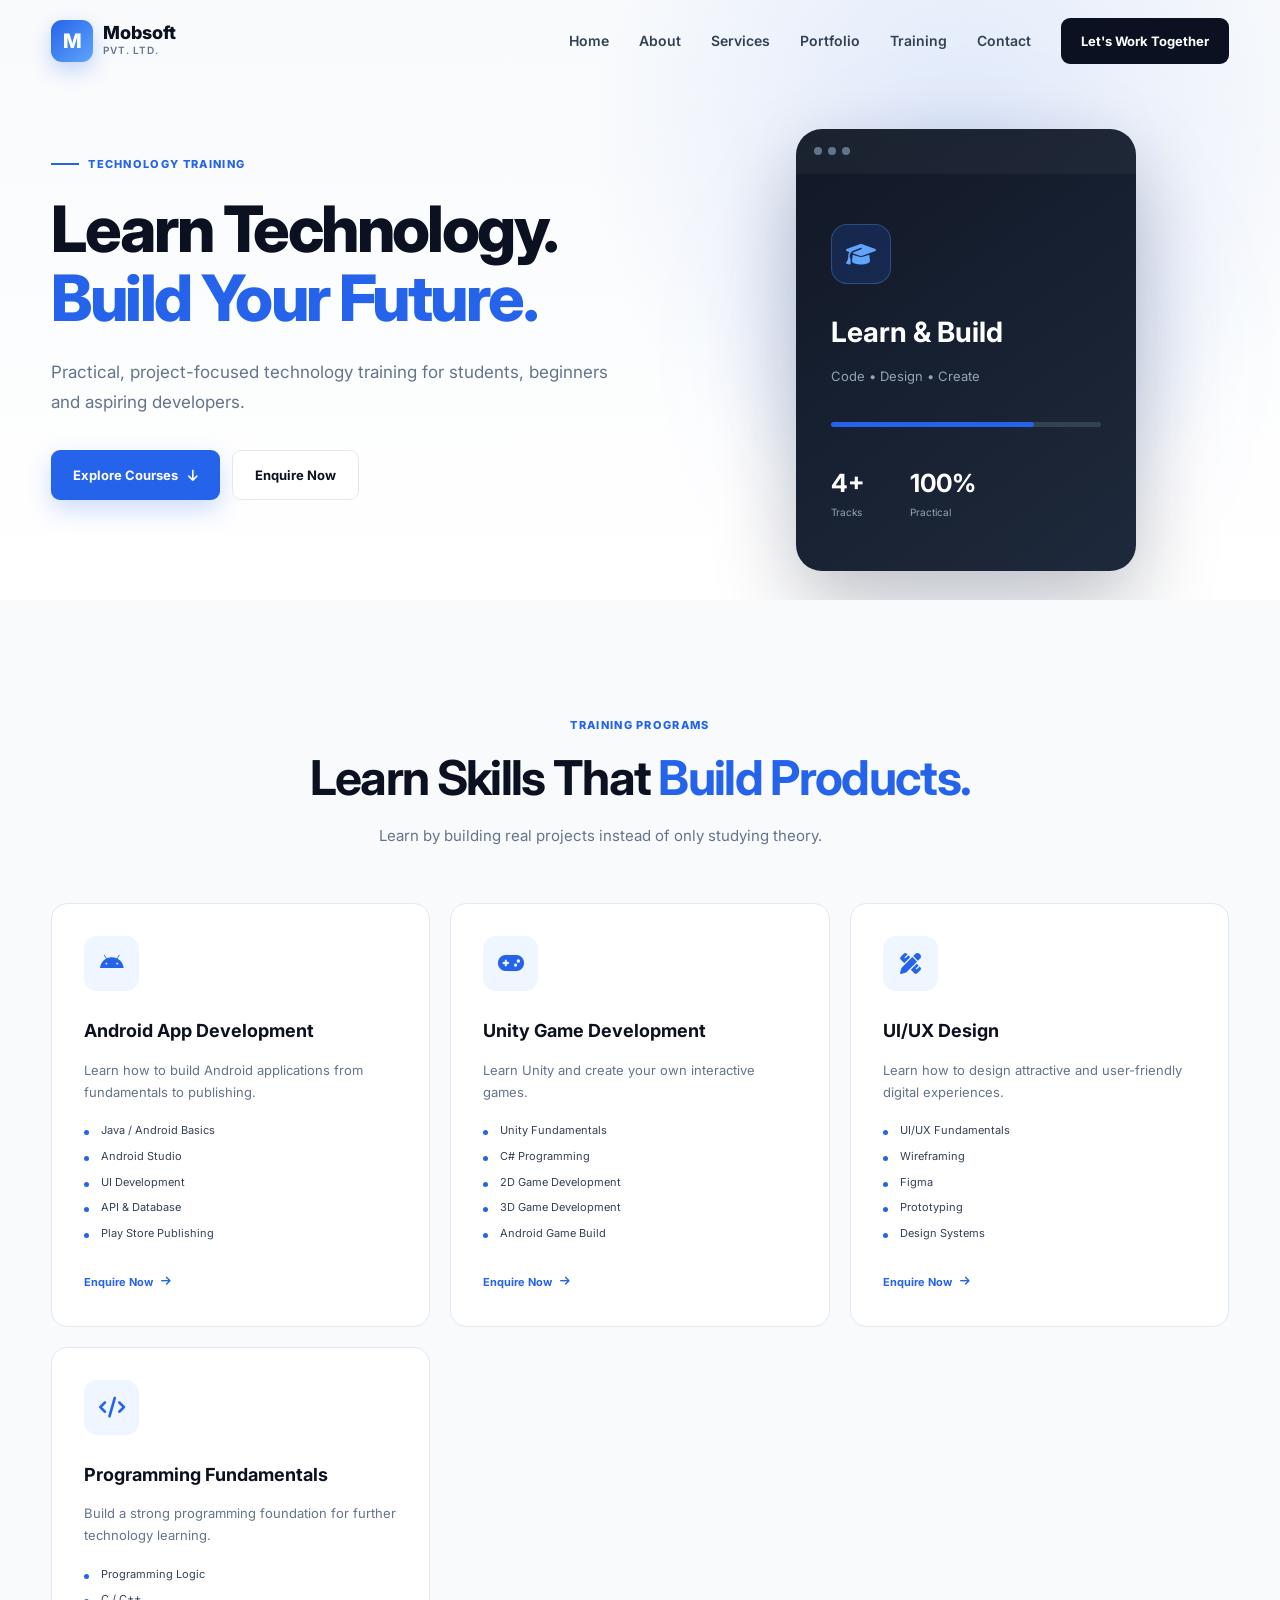
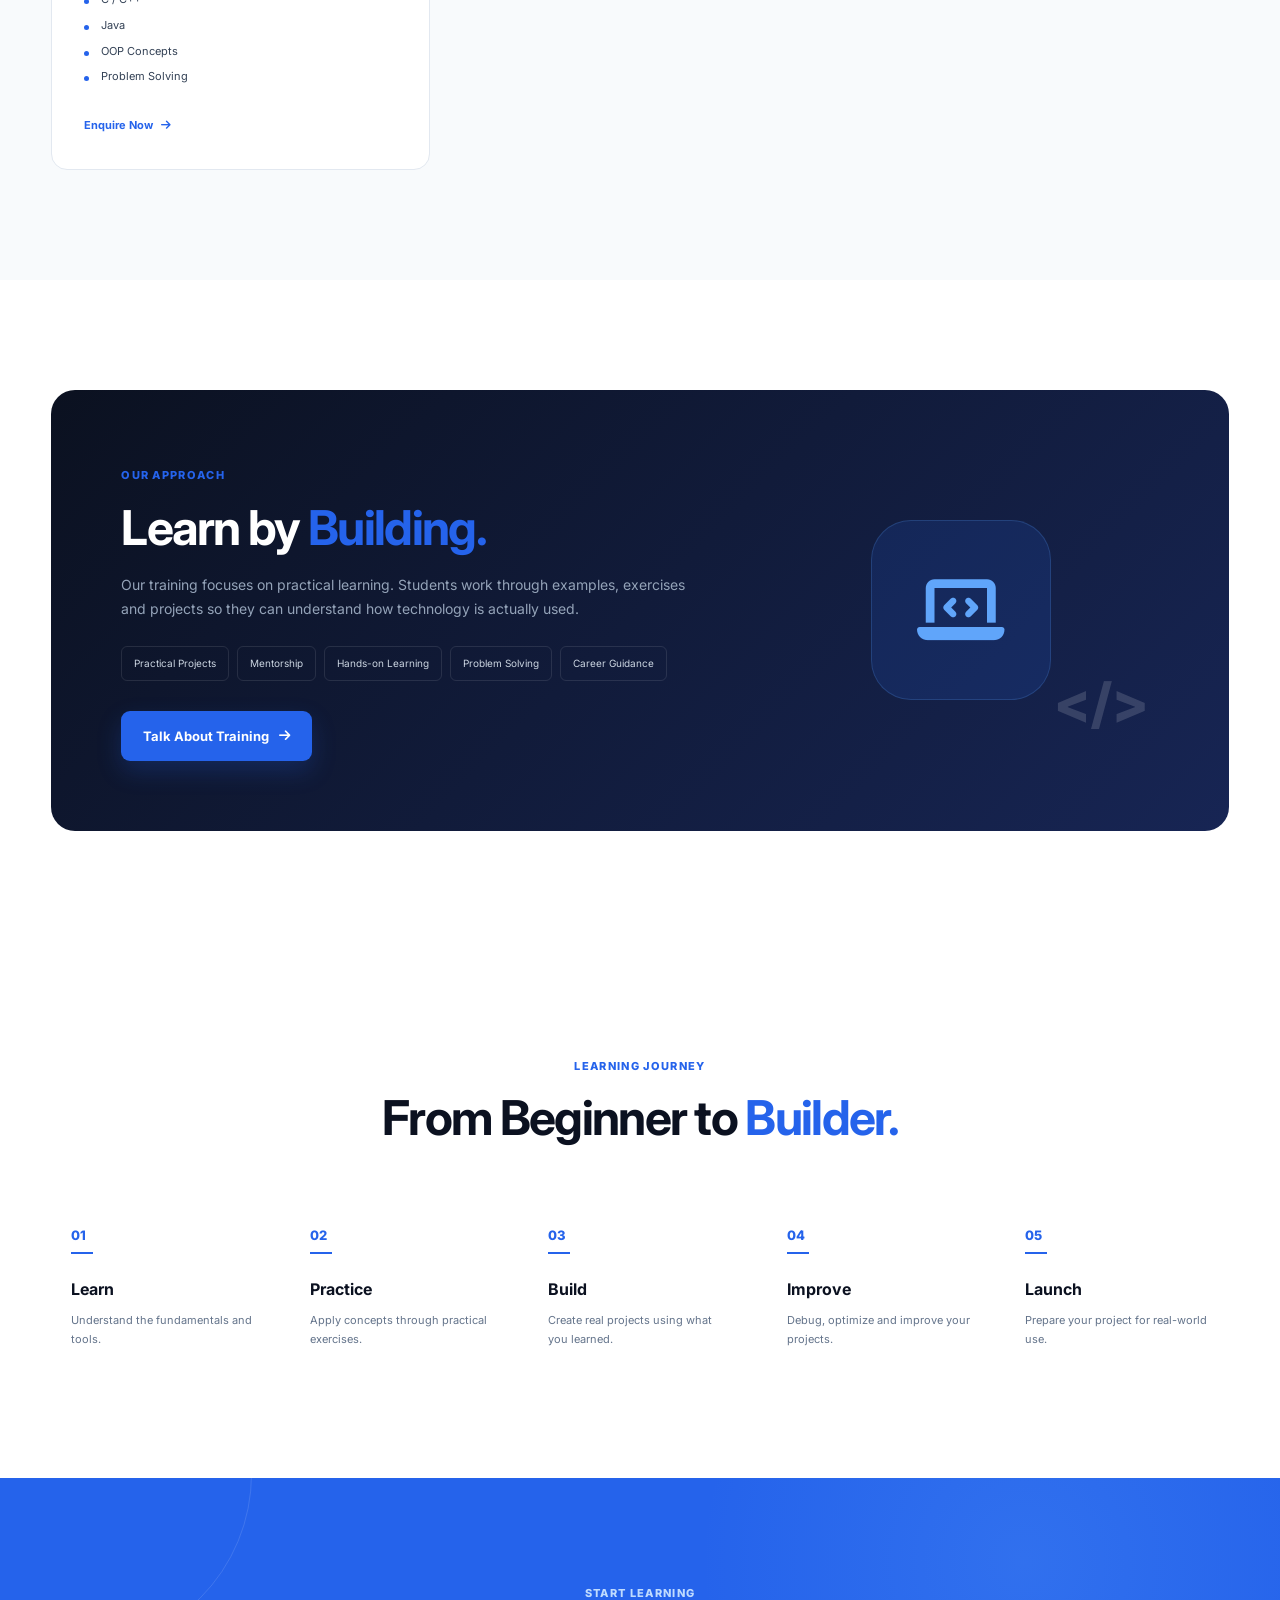
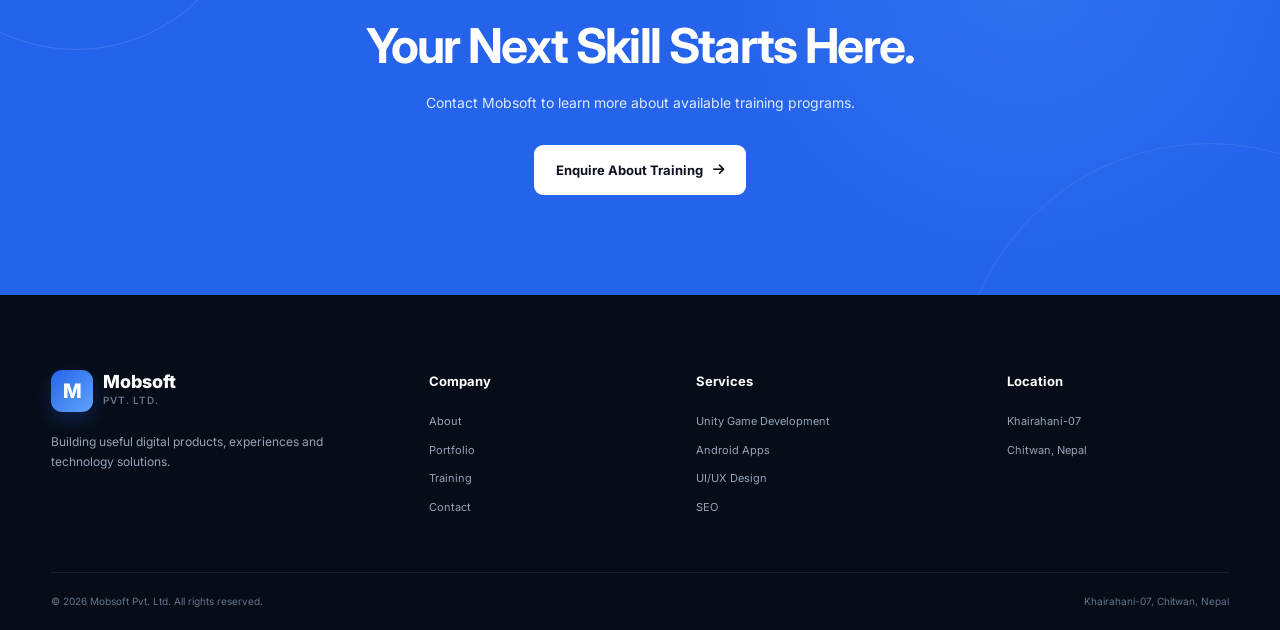
<file: Mobsoft_pvt/training.html>
<!DOCTYPE html>
<html lang="en">

<head>

    <meta charset="UTF-8">

    <meta name="viewport"
          content="width=device-width, initial-scale=1.0">

    <meta name="description"
          content="Mobsoft technology training in Android development, Unity game development, UI/UX design and programming.">

    <title>Training | Mobsoft Pvt. Ltd.</title>

    <link rel="preconnect"
          href="https://fonts.googleapis.com">

    <link rel="preconnect"
          href="https://fonts.gstatic.com"
          crossorigin>

    <link
        href="https://fonts.googleapis.com/css2?family=Inter:wght@400;500;600;700;800&display=swap"
        rel="stylesheet">

    <link
        rel="stylesheet"
        href="https://cdnjs.cloudflare.com/ajax/libs/font-awesome/6.7.2/css/all.min.css">

    <link rel="stylesheet"
          href="css/style.css">

    <link rel="stylesheet"
          href="css/responsive.css">

    <link rel="stylesheet"
          href="css/animations.css">

</head>

<body>


<header class="header">

    <div class="container">

        <nav class="navbar">

            <a href="index.html" class="logo">

                <span class="logo-icon">M</span>

                <span>
                    <strong>Mobsoft</strong>
                    <small>Pvt. Ltd.</small>
                </span>

            </a>


            <button class="menu-toggle"
                    aria-label="Open navigation"
                    aria-expanded="false">

                <i class="fa-solid fa-bars"></i>

            </button>


            <div class="nav-menu">

                <a href="index.html"
                   class="nav-link">
                    Home
                </a>

                <a href="about.html"
                   class="nav-link">
                    About
                </a>

                <a href="services.html"
                   class="nav-link">
                    Services
                </a>

                <a href="portfolio.html"
                   class="nav-link">
                    Portfolio
                </a>

                <a href="training.html"
                   class="nav-link active">
                    Training
                </a>

                <a href="contact.html"
                   class="nav-link">
                    Contact
                </a>

                <a href="contact.html"
                   class="nav-cta">
                    Let's Work Together
                </a>

            </div>

        </nav>

    </div>

</header>


<main>


<section class="hero"
         style="min-height: 560px;">

    <div class="container hero-container">

        <div class="hero-content">

            <div class="eyebrow">

                <span></span>

                TECHNOLOGY TRAINING

            </div>


            <h1>

                Learn Technology.
                <span>Build Your Future.</span>

            </h1>


            <p>

                Practical, project-focused technology
                training for students, beginners and
                aspiring developers.

            </p>


            <div class="hero-buttons">

                <a href="#courses"
                   class="btn btn-primary">

                    Explore Courses

                    <i class="fa-solid fa-arrow-down"></i>

                </a>

                <a href="contact.html"
                   class="btn btn-outline">

                    Enquire Now

                </a>

            </div>

        </div>


        <div class="hero-visual">

            <div class="visual-glow"></div>

            <div class="device-card device-main">

                <div class="device-header">

                    <span></span>
                    <span></span>
                    <span></span>

                </div>


                <div class="device-content">

                    <div class="mini-icon">

                        <i class="fa-solid fa-graduation-cap"></i>

                    </div>

                    <h3>
                        Learn & Build
                    </h3>

                    <p>
                        Code • Design • Create
                    </p>

                    <div class="progress-line">
                        <span></span>
                    </div>

                    <div class="visual-stats">

                        <div>
                            <strong>4+</strong>
                            <small>Tracks</small>
                        </div>

                        <div>
                            <strong>100%</strong>
                            <small>Practical</small>
                        </div>

                    </div>

                </div>

            </div>

        </div>

    </div>

</section>


<section class="section services-section"
         id="courses">

    <div class="container">

        <div class="section-heading center">

            <span class="section-label">
                TRAINING PROGRAMS
            </span>

            <h2>
                Learn Skills That
                <span>Build Products.</span>
            </h2>

            <p>
                Learn by building real projects instead of
                only studying theory.
            </p>

        </div>


        <div class="services-grid">


            <div class="service-card reveal">

                <div class="service-icon">

                    <i class="fa-brands fa-android"></i>

                </div>

                <h3>
                    Android App Development
                </h3>

                <p>
                    Learn how to build Android applications
                    from fundamentals to publishing.
                </p>

                <ul>

                    <li>Java / Android Basics</li>
                    <li>Android Studio</li>
                    <li>UI Development</li>
                    <li>API & Database</li>
                    <li>Play Store Publishing</li>

                </ul>

                <a href="contact.html">
                    Enquire Now
                    <i class="fa-solid fa-arrow-right"></i>
                </a>

            </div>


            <div class="service-card reveal">

                <div class="service-icon">

                    <i class="fa-solid fa-gamepad"></i>

                </div>

                <h3>
                    Unity Game Development
                </h3>

                <p>
                    Learn Unity and create your own
                    interactive games.
                </p>

                <ul>

                    <li>Unity Fundamentals</li>
                    <li>C# Programming</li>
                    <li>2D Game Development</li>
                    <li>3D Game Development</li>
                    <li>Android Game Build</li>

                </ul>

                <a href="contact.html">
                    Enquire Now
                    <i class="fa-solid fa-arrow-right"></i>
                </a>

            </div>


            <div class="service-card reveal">

                <div class="service-icon">

                    <i class="fa-solid fa-pen-ruler"></i>

                </div>

                <h3>
                    UI/UX Design
                </h3>

                <p>
                    Learn how to design attractive and
                    user-friendly digital experiences.
                </p>

                <ul>

                    <li>UI/UX Fundamentals</li>
                    <li>Wireframing</li>
                    <li>Figma</li>
                    <li>Prototyping</li>
                    <li>Design Systems</li>

                </ul>

                <a href="contact.html">
                    Enquire Now
                    <i class="fa-solid fa-arrow-right"></i>
                </a>

            </div>


            <div class="service-card reveal">

                <div class="service-icon">

                    <i class="fa-solid fa-code"></i>

                </div>

                <h3>
                    Programming Fundamentals
                </h3>

                <p>
                    Build a strong programming foundation
                    for further technology learning.
                </p>

                <ul>

                    <li>Programming Logic</li>
                    <li>C / C++</li>
                    <li>Java</li>
                    <li>OOP Concepts</li>
                    <li>Problem Solving</li>

                </ul>

                <a href="contact.html">
                    Enquire Now
                    <i class="fa-solid fa-arrow-right"></i>
                </a>

            </div>

        </div>

    </div>

</section>


<section class="section">

    <div class="container">

        <div class="training-box">

            <div class="training-content">

                <span class="section-label">
                    OUR APPROACH
                </span>

                <h2>
                    Learn by
                    <span>Building.</span>
                </h2>

                <p>
                    Our training focuses on practical learning.
                    Students work through examples, exercises
                    and projects so they can understand how
                    technology is actually used.
                </p>


                <div class="training-list">

                    <span>Practical Projects</span>
                    <span>Mentorship</span>
                    <span>Hands-on Learning</span>
                    <span>Problem Solving</span>
                    <span>Career Guidance</span>

                </div>


                <a href="contact.html"
                   class="btn btn-primary">

                    Talk About Training

                    <i class="fa-solid fa-arrow-right"></i>

                </a>

            </div>


            <div class="training-visual">

                <div class="training-icon">

                    <i class="fa-solid fa-laptop-code"></i>

                </div>

                <div class="training-code">
                    &lt;/&gt;
                </div>

            </div>

        </div>

    </div>

</section>


<section class="section process-section">

    <div class="container">

        <div class="section-heading center">

            <span class="section-label">
                LEARNING JOURNEY
            </span>

            <h2>
                From Beginner to
                <span>Builder.</span>
            </h2>

        </div>


        <div class="process-grid">

            <div class="process-item reveal">

                <div class="process-number">
                    01
                </div>

                <h3>
                    Learn
                </h3>

                <p>
                    Understand the fundamentals
                    and tools.
                </p>

            </div>


            <div class="process-item reveal">

                <div class="process-number">
                    02
                </div>

                <h3>
                    Practice
                </h3>

                <p>
                    Apply concepts through
                    practical exercises.
                </p>

            </div>


            <div class="process-item reveal">

                <div class="process-number">
                    03
                </div>

                <h3>
                    Build
                </h3>

                <p>
                    Create real projects using
                    what you learned.
                </p>

            </div>


            <div class="process-item reveal">

                <div class="process-number">
                    04
                </div>

                <h3>
                    Improve
                </h3>

                <p>
                    Debug, optimize and improve
                    your projects.
                </p>

            </div>


            <div class="process-item reveal">

                <div class="process-number">
                    05
                </div>

                <h3>
                    Launch
                </h3>

                <p>
                    Prepare your project for
                    real-world use.
                </p>

            </div>

        </div>

    </div>

</section>


<section class="cta-section">

    <div class="container cta-content">

        <span class="section-label">
            START LEARNING
        </span>

        <h2>
            Your Next Skill
            <span>Starts Here.</span>
        </h2>

        <p>
            Contact Mobsoft to learn more about
            available training programs.
        </p>

        <a href="contact.html"
           class="btn btn-light">

            Enquire About Training

            <i class="fa-solid fa-arrow-right"></i>

        </a>

    </div>

</section>


</main>


<footer class="footer">

    <div class="container">

        <div class="footer-grid">

            <div class="footer-brand">

                <a href="index.html"
                   class="logo footer-logo">

                    <span class="logo-icon">M</span>

                    <span>
                        <strong>Mobsoft</strong>
                        <small>Pvt. Ltd.</small>
                    </span>

                </a>

                <p>
                    Building useful digital products,
                    experiences and technology solutions.
                </p>

            </div>


            <div class="footer-column">

                <h3>Company</h3>

                <a href="about.html">About</a>
                <a href="portfolio.html">Portfolio</a>
                <a href="training.html">Training</a>
                <a href="contact.html">Contact</a>

            </div>


            <div class="footer-column">

                <h3>Services</h3>

                <a href="services.html">Unity Game Development</a>
                <a href="services.html">Android Apps</a>
                <a href="services.html">UI/UX Design</a>
                <a href="services.html">SEO</a>

            </div>


            <div class="footer-column">

                <h3>Location</h3>

                <a href="contact.html">
                    Khairahani-07
                </a>

                <a href="contact.html">
                    Chitwan, Nepal
                </a>

            </div>

        </div>


        <div class="footer-bottom">

            <p>
                © <span data-year></span>
                Mobsoft Pvt. Ltd. All rights reserved.
            </p>

            <p>
                Khairahani-07, Chitwan, Nepal
            </p>

        </div>

    </div>

</footer>


<button class="back-to-top"
        aria-label="Back to top">

    <i class="fa-solid fa-arrow-up"></i>

</button>


<script src="js/main.js"></script>

</body>
</html>
</file>
<file: Mobsoft_pvt/css/style.css>
/* =========================================================
   MOBSOFT PVT. LTD.
   Main Website Styles
   ========================================================= */


/* =========================================================
   1. ROOT VARIABLES
   ========================================================= */

:root {
    --primary: #2563eb;
    --primary-dark: #1d4ed8;
    --primary-light: #60a5fa;

    --dark: #0b1120;
    --dark-2: #111827;
    --dark-3: #1f2937;

    --white: #ffffff;
    --light: #f8fafc;
    --light-2: #f1f5f9;

    --text: #334155;
    --text-light: #64748b;
    --border: #e2e8f0;

    --success: #10b981;

    --container: 1180px;

    --radius-sm: 8px;
    --radius: 16px;
    --radius-lg: 24px;

    --shadow-sm: 0 4px 15px rgba(15, 23, 42, 0.06);
    --shadow: 0 15px 40px rgba(15, 23, 42, 0.10);
    --shadow-lg: 0 25px 70px rgba(15, 23, 42, 0.16);

    --transition: 0.3s ease;
}


/* =========================================================
   2. RESET
   ========================================================= */

* {
    margin: 0;
    padding: 0;
    box-sizing: border-box;
}

html {
    scroll-behavior: smooth;
}

body {
    font-family: "Inter", sans-serif;
    color: var(--text);
    background: var(--white);
    line-height: 1.7;
    overflow-x: hidden;
}

body.menu-open {
    overflow: hidden;
}

img {
    max-width: 100%;
    display: block;
}

a {
    text-decoration: none;
    color: inherit;
}

button,
input,
textarea,
select {
    font-family: inherit;
}

button {
    cursor: pointer;
}

ul {
    list-style: none;
}


/* =========================================================
   3. CONTAINER
   ========================================================= */

.container {
    width: min(92%, var(--container));
    margin: 0 auto;
}


/* =========================================================
   4. HEADER
   ========================================================= */

.header {
    position: fixed;
    top: 0;
    left: 0;
    width: 100%;
    z-index: 1000;
    transition: var(--transition);
}

.header.scrolled {
    background: rgba(255, 255, 255, 0.96);
    backdrop-filter: blur(15px);
    box-shadow: var(--shadow-sm);
}

.navbar {
    height: 82px;
    display: flex;
    align-items: center;
    justify-content: space-between;
}


/* =========================================================
   5. LOGO
   ========================================================= */

.logo {
    display: flex;
    align-items: center;
    gap: 10px;
}

.logo-icon {
    width: 42px;
    height: 42px;
    display: grid;
    place-items: center;

    background: linear-gradient(
        135deg,
        var(--primary),
        var(--primary-light)
    );

    color: white;
    border-radius: 11px;

    font-size: 20px;
    font-weight: 800;

    box-shadow: 0 8px 20px rgba(37, 99, 235, 0.25);
}

.logo strong {
    display: block;
    font-size: 18px;
    font-weight: 800;
    color: var(--dark);
    line-height: 1.1;
}

.logo small {
    display: block;
    font-size: 10px;
    font-weight: 600;
    color: var(--text-light);
    letter-spacing: 0.08em;
    text-transform: uppercase;
}


/* =========================================================
   6. NAVIGATION
   ========================================================= */

.nav-menu {
    display: flex;
    align-items: center;
    gap: 30px;
}

.nav-link {
    position: relative;

    color: var(--text);
    font-size: 14px;
    font-weight: 600;

    transition: var(--transition);
}

.nav-link::after {
    content: "";

    position: absolute;
    left: 0;
    bottom: -8px;

    width: 0;
    height: 2px;

    background: var(--primary);

    transition: var(--transition);
}

.nav-link:hover,
.nav-link.active {
    color: var(--primary);
}

.nav-link:hover::after,
.nav-link.active::after {
    width: 100%;
}

.nav-cta {
    padding: 12px 20px;

    background: var(--dark);
    color: white;

    border-radius: 9px;

    font-size: 13px;
    font-weight: 700;

    transition: var(--transition);
}

.nav-cta:hover {
    background: var(--primary);
    transform: translateY(-2px);
}

.menu-toggle {
    display: none;

    border: 0;
    background: transparent;

    font-size: 22px;
    color: var(--dark);
}


/* =========================================================
   7. HERO
   ========================================================= */

.hero {
    position: relative;

    min-height: 760px;

    display: flex;
    align-items: center;

    padding-top: 100px;

    background:
        radial-gradient(
            circle at 75% 25%,
            rgba(37, 99, 235, 0.12),
            transparent 35%
        ),
        linear-gradient(
            180deg,
            #f8fafc 0%,
            #ffffff 100%
        );

    overflow: hidden;
}

.hero-background::before {
    content: "";

    position: absolute;

    width: 500px;
    height: 500px;

    border: 1px solid rgba(37, 99, 235, 0.08);

    border-radius: 50%;

    right: -150px;
    top: 100px;
}

.hero-background::after {
    content: "";

    position: absolute;

    width: 700px;
    height: 700px;

    border: 1px solid rgba(37, 99, 235, 0.05);

    border-radius: 50%;

    right: -250px;
    top: 0;
}

.hero-container {
    display: grid;

    grid-template-columns:
        minmax(0, 1.05fr)
        minmax(400px, 0.95fr);

    gap: 70px;

    align-items: center;
}

.eyebrow {
    display: flex;
    align-items: center;
    gap: 9px;

    color: var(--primary);

    font-size: 11px;
    font-weight: 800;

    letter-spacing: 0.12em;

    margin-bottom: 20px;
}

.eyebrow span {
    width: 28px;
    height: 2px;

    background: var(--primary);
}

.hero h1 {
    max-width: 720px;

    color: var(--dark);

    font-size: clamp(42px, 5vw, 68px);

    line-height: 1.08;

    letter-spacing: -0.04em;

    font-weight: 800;

    margin-bottom: 25px;
}

.hero h1 span {
    display: block;
    color: var(--primary);
}

.hero-content > p {
    max-width: 620px;

    color: var(--text-light);

    font-size: 17px;

    line-height: 1.8;

    margin-bottom: 32px;
}


/* =========================================================
   8. BUTTONS
   ========================================================= */

.hero-buttons {
    display: flex;
    flex-wrap: wrap;
    gap: 12px;

    margin-bottom: 45px;
}

.btn {
    display: inline-flex;
    align-items: center;
    justify-content: center;
    gap: 10px;

    min-height: 50px;

    padding: 0 22px;

    border-radius: 9px;

    font-size: 13px;
    font-weight: 700;

    transition: var(--transition);
}

.btn-primary {
    background: var(--primary);
    color: white;

    box-shadow:
        0 10px 25px rgba(37, 99, 235, 0.22);
}

.btn-primary:hover {
    background: var(--primary-dark);
    transform: translateY(-3px);
    box-shadow:
        0 15px 30px rgba(37, 99, 235, 0.28);
}

.btn-outline {
    border: 1px solid var(--border);
    background: white;
    color: var(--dark);
}

.btn-outline:hover {
    border-color: var(--primary);
    color: var(--primary);
    transform: translateY(-3px);
}

.btn-dark {
    background: var(--dark);
    color: white;
}

.btn-dark:hover {
    background: var(--primary);
    transform: translateY(-3px);
}

.btn-light {
    background: white;
    color: var(--dark);
}

.btn-light:hover {
    transform: translateY(-3px);
    box-shadow: var(--shadow);
}


/* =========================================================
   9. HERO TRUST
   ========================================================= */

.hero-trust {
    display: flex;
    flex-wrap: wrap;
    gap: 32px;
}

.hero-trust div {
    display: flex;
    flex-direction: column;
}

.hero-trust strong {
    color: var(--dark);

    font-size: 25px;
    line-height: 1;

    font-weight: 800;
}

.hero-trust span {
    margin-top: 7px;

    color: var(--text-light);

    font-size: 11px;
}


/* =========================================================
   10. HERO VISUAL
   ========================================================= */

.hero-visual {
    position: relative;

    min-height: 500px;

    display: grid;
    place-items: center;
}

.visual-glow {
    position: absolute;

    width: 350px;
    height: 350px;

    background: rgba(37, 99, 235, 0.13);

    filter: blur(70px);

    border-radius: 50%;
}

.device-card {
    position: relative;
    z-index: 2;

    width: 340px;
    min-height: 390px;

    background:
        linear-gradient(
            145deg,
            #111827,
            #1e293b
        );

    border-radius: 26px;

    box-shadow:
        0 35px 80px rgba(15, 23, 42, 0.25);

    overflow: hidden;
}

.device-header {
    height: 45px;

    display: flex;
    align-items: center;

    gap: 6px;

    padding: 0 18px;

    background: rgba(255, 255, 255, 0.04);
}

.device-header span {
    width: 8px;
    height: 8px;

    border-radius: 50%;

    background: #64748b;
}

.device-content {
    padding: 50px 35px;
    color: white;
}

.mini-icon {
    width: 60px;
    height: 60px;

    display: grid;
    place-items: center;

    background: rgba(37, 99, 235, 0.18);

    border: 1px solid rgba(96, 165, 250, 0.3);

    border-radius: 16px;

    color: var(--primary-light);

    font-size: 24px;

    margin-bottom: 25px;
}

.device-content h3 {
    font-size: 28px;
    margin-bottom: 8px;
}

.device-content p {
    color: #94a3b8;
    font-size: 13px;
}

.progress-line {
    height: 5px;

    margin-top: 35px;

    background: #334155;

    border-radius: 20px;

    overflow: hidden;
}

.progress-line span {
    display: block;

    width: 75%;
    height: 100%;

    background: var(--primary);

    border-radius: inherit;
}

.visual-stats {
    display: flex;

    gap: 45px;

    margin-top: 35px;
}

.visual-stats div {
    display: flex;
    flex-direction: column;
}

.visual-stats strong {
    font-size: 25px;
}

.visual-stats small {
    color: #94a3b8;
    font-size: 10px;
}

.floating-card {
    position: absolute;
    z-index: 4;

    display: flex;
    align-items: center;
    gap: 10px;

    padding: 13px 17px;

    background: white;

    border: 1px solid var(--border);

    border-radius: 12px;

    box-shadow: var(--shadow);

    color: var(--dark);

    font-size: 11px;
    font-weight: 700;
}

.floating-card i {
    color: var(--primary);
    font-size: 17px;
}

.card-one {
    top: 75px;
    right: 0;
}

.card-two {
    bottom: 80px;
    left: 0;
}

.card-three {
    bottom: 10px;
    right: 35px;
}


/* =========================================================
   11. TRUST SECTION
   ========================================================= */

.trust-section {
    background: var(--dark);
    color: white;
}

.trust-grid {
    display: grid;

    grid-template-columns: repeat(4, 1fr);

    border-left: 1px solid rgba(255, 255, 255, 0.08);
}

.trust-item {
    display: flex;
    align-items: center;

    gap: 15px;

    padding: 28px 25px;

    border-right: 1px solid rgba(255, 255, 255, 0.08);
}

.trust-item i {
    color: var(--primary-light);
    font-size: 22px;
}

.trust-item strong {
    display: block;
    font-size: 14px;
}

.trust-item span {
    display: block;

    color: #94a3b8;

    font-size: 10px;
}


/* =========================================================
   12. SECTIONS
   ========================================================= */

.section {
    padding: 110px 0;
}

.section-label {
    display: inline-block;

    color: var(--primary);

    font-size: 11px;
    font-weight: 800;

    letter-spacing: 0.12em;

    margin-bottom: 15px;
}

.section-heading {
    max-width: 700px;

    margin-bottom: 55px;
}

.section-heading.center {
    text-align: center;
    margin-left: auto;
    margin-right: auto;
}

.section-heading h2,
.about-content h2,
.training-content h2,
.cta-content h2 {
    color: var(--dark);

    font-size: clamp(32px, 4vw, 48px);

    line-height: 1.15;

    letter-spacing: -0.035em;

    margin-bottom: 18px;
}

.section-heading h2 span,
.about-content h2 span,
.training-content h2 span,
.cta-content h2 span {
    color: var(--primary);
}

.section-heading p {
    color: var(--text-light);

    font-size: 15px;

    max-width: 620px;
}


/* =========================================================
   13. ABOUT
   ========================================================= */

.about-preview {
    background: white;
}

.two-column {
    display: grid;

    grid-template-columns: 1fr 1fr;

    gap: 90px;

    align-items: center;
}

.about-visual {
    min-height: 430px;

    display: grid;
    place-items: center;

    background:
        linear-gradient(
            145deg,
            #eff6ff,
            #f8fafc
        );

    border-radius: var(--radius-lg);

    position: relative;

    overflow: hidden;
}

.about-box {
    width: 260px;
    height: 300px;

    display: flex;
    flex-direction: column;
    justify-content: center;
    align-items: center;

    background: var(--dark);

    border-radius: 24px;

    color: white;

    box-shadow: var(--shadow-lg);

    position: relative;
    z-index: 2;
}

.about-number {
    color: var(--primary-light);

    font-size: 80px;
    font-weight: 800;

    line-height: 1;
}

.about-label {
    margin-top: 12px;

    color: #cbd5e1;

    font-size: 12px;
}

.about-decoration {
    position: absolute;

    width: 100px;
    height: 100px;

    border: 2px solid rgba(96, 165, 250, 0.25);

    border-radius: 50%;

    bottom: -30px;
    right: -30px;
}

.about-content p {
    color: var(--text-light);

    font-size: 15px;

    margin-bottom: 18px;
}

.text-link {
    display: inline-flex;

    align-items: center;
    gap: 10px;

    margin-top: 10px;

    color: var(--primary);

    font-size: 13px;
    font-weight: 700;
}

.text-link:hover {
    gap: 14px;
}


/* =========================================================
   14. SERVICES
   ========================================================= */

.services-section {
    background: var(--light);
}

.services-grid {
    display: grid;

    grid-template-columns: repeat(3, 1fr);

    gap: 20px;
}

.service-card {
    background: white;

    padding: 32px;

    border: 1px solid var(--border);

    border-radius: var(--radius);

    transition: var(--transition);
}

.service-card:hover {
    transform: translateY(-8px);

    border-color: rgba(37, 99, 235, 0.25);

    box-shadow: var(--shadow);
}

.service-icon {
    width: 55px;
    height: 55px;

    display: grid;
    place-items: center;

    background: #eff6ff;

    color: var(--primary);

    border-radius: 13px;

    font-size: 21px;

    margin-bottom: 25px;
}

.service-card h3 {
    color: var(--dark);

    font-size: 18px;

    margin-bottom: 12px;
}

.service-card p {
    color: var(--text-light);

    font-size: 13px;

    line-height: 1.7;

    margin-bottom: 18px;
}

.service-card ul {
    margin-bottom: 24px;
}

.service-card li {
    position: relative;

    padding-left: 17px;

    color: var(--text);

    font-size: 11px;

    margin-bottom: 7px;
}

.service-card li::before {
    content: "";

    position: absolute;

    width: 5px;
    height: 5px;

    border-radius: 50%;

    background: var(--primary);

    left: 0;
    top: 9px;
}

.service-card > a {
    display: inline-flex;

    align-items: center;
    gap: 8px;

    color: var(--primary);

    font-size: 11px;
    font-weight: 700;
}


/* =========================================================
   15. WHY SECTION
   ========================================================= */

.why-section {
    background: white;
}

.why-grid {
    display: grid;

    grid-template-columns: repeat(3, 1fr);

    gap: 20px;
}

.why-card {
    padding: 30px;

    border: 1px solid var(--border);

    border-radius: var(--radius);

    transition: var(--transition);
}

.why-card:hover {
    background: var(--dark);
    transform: translateY(-5px);
}

.why-card:hover h3 {
    color: white;
}

.why-card:hover p {
    color: #94a3b8;
}

.why-card i {
    color: var(--primary);

    font-size: 22px;

    margin-bottom: 20px;
}

.why-card h3 {
    color: var(--dark);

    font-size: 16px;

    margin-bottom: 8px;
}

.why-card p {
    color: var(--text-light);

    font-size: 12px;
}


/* =========================================================
   16. NUMBERS
   ========================================================= */

.numbers-section {
    padding: 75px 0;

    background: var(--dark);

    color: white;
}

.numbers-grid {
    display: grid;

    grid-template-columns: repeat(4, 1fr);

    text-align: center;
}

.number-item {
    padding: 15px;

    border-right: 1px solid rgba(255, 255, 255, 0.1);
}

.number-item:last-child {
    border-right: none;
}

.number-item strong {
    display: block;

    color: var(--primary-light);

    font-size: 45px;

    line-height: 1;

    margin-bottom: 10px;
}

.number-item span {
    color: #94a3b8;

    font-size: 11px;

    text-transform: uppercase;

    letter-spacing: 0.06em;
}


/* =========================================================
   17. PORTFOLIO
   ========================================================= */

.portfolio-preview {
    background: var(--light);
}

.portfolio-grid {
    display: grid;

    grid-template-columns: repeat(3, 1fr);

    gap: 22px;
}

.portfolio-card {
    background: white;

    border: 1px solid var(--border);

    border-radius: var(--radius);

    overflow: hidden;

    transition: var(--transition);
}

.portfolio-card:hover {
    transform: translateY(-7px);
    box-shadow: var(--shadow);
}

.portfolio-image {
    height: 230px;

    position: relative;

    overflow: hidden;

    background: var(--light-2);
}

.portfolio-image img {
    width: 100%;
    height: 100%;

    object-fit: cover;

    transition: 0.5s ease;
}

.portfolio-card:hover img {
    transform: scale(1.06);
}

.portfolio-image span {
    position: absolute;

    top: 15px;
    left: 15px;

    padding: 6px 10px;

    background: rgba(255, 255, 255, 0.92);

    border-radius: 6px;

    color: var(--primary);

    font-size: 9px;
    font-weight: 800;

    text-transform: uppercase;
}

.portfolio-content {
    padding: 22px;
}

.portfolio-content h3 {
    color: var(--dark);

    font-size: 16px;

    margin-bottom: 5px;
}

.portfolio-content p {
    color: var(--text-light);

    font-size: 12px;
}

.center-button {
    display: flex;

    justify-content: center;

    margin-top: 45px;
}


/* =========================================================
   18. PROCESS
   ========================================================= */

.process-section {
    background: white;
}

.process-grid {
    display: grid;

    grid-template-columns: repeat(5, 1fr);

    gap: 15px;
}

.process-item {
    position: relative;

    padding: 20px;
}

.process-number {
    color: var(--primary);

    font-size: 13px;

    font-weight: 800;

    margin-bottom: 30px;
}

.process-item h3 {
    color: var(--dark);

    font-size: 16px;

    margin-bottom: 8px;
}

.process-item p {
    color: var(--text-light);

    font-size: 11px;

    line-height: 1.7;
}


/* =========================================================
   19. TRAINING
   ========================================================= */

.training-preview {
    background: var(--light);
}

.training-box {
    display: grid;

    grid-template-columns: 1.2fr 0.8fr;

    gap: 50px;

    padding: 70px;

    background:
        linear-gradient(
            135deg,
            #0b1120,
            #172554
        );

    border-radius: var(--radius-lg);

    overflow: hidden;

    position: relative;
}

.training-content h2 {
    color: white;
}

.training-content p {
    max-width: 620px;

    color: #94a3b8;

    font-size: 14px;

    margin-bottom: 25px;
}

.training-list {
    display: flex;

    flex-wrap: wrap;

    gap: 8px;

    margin-bottom: 30px;
}

.training-list span {
    padding: 8px 12px;

    border: 1px solid rgba(255, 255, 255, 0.1);

    border-radius: 6px;

    color: #cbd5e1;

    font-size: 10px;
}

.training-visual {
    display: grid;

    place-items: center;

    position: relative;
}

.training-icon {
    width: 180px;
    height: 180px;

    display: grid;
    place-items: center;

    border-radius: 40px;

    background: rgba(37, 99, 235, 0.15);

    border: 1px solid rgba(96, 165, 250, 0.2);

    color: var(--primary-light);

    font-size: 70px;
}

.training-code {
    position: absolute;

    bottom: 10px;
    right: 10px;

    color: rgba(255, 255, 255, 0.15);

    font-size: 55px;

    font-weight: 800;
}


/* =========================================================
   20. TESTIMONIALS
   ========================================================= */

.testimonials-section {
    background: white;
}

.testimonial-grid {
    display: grid;

    grid-template-columns: repeat(3, 1fr);

    gap: 20px;
}

.testimonial-card {
    padding: 30px;

    border: 1px solid var(--border);

    border-radius: var(--radius);
}

.testimonial-card > i {
    color: var(--primary);

    font-size: 24px;

    margin-bottom: 20px;
}

.testimonial-card p {
    color: var(--text);

    font-size: 13px;

    line-height: 1.8;

    margin-bottom: 22px;
}

.testimonial-card strong {
    display: block;

    color: var(--dark);

    font-size: 12px;
}

.testimonial-card span {
    color: var(--text-light);

    font-size: 10px;
}


/* =========================================================
   21. CTA
   ========================================================= */

.cta-section {
    padding: 100px 0;

    background:
        radial-gradient(
            circle at 80% 20%,
            rgba(96, 165, 250, 0.2),
            transparent 30%
        ),
        var(--primary);

    text-align: center;

    color: white;
}

.cta-content {
    max-width: 800px;
}

.cta-content .section-label {
    color: #bfdbfe;
}

.cta-content h2 {
    color: white;
}

.cta-content h2 span {
    color: white;
}

.cta-content p {
    max-width: 620px;

    margin: 0 auto 30px;

    color: #dbeafe;

    font-size: 14px;
}


/* =========================================================
   22. FOOTER
   ========================================================= */

.footer {
    padding-top: 75px;

    background: #070d18;

    color: white;
}

.footer-grid {
    display: grid;

    grid-template-columns:
        1.5fr
        1fr
        1.2fr
        1fr;

    gap: 45px;

    padding-bottom: 55px;
}

.footer-brand p {
    max-width: 280px;

    color: #94a3b8;

    font-size: 12px;

    margin-top: 20px;
}

.footer-brand p:last-child {
    display: flex;

    gap: 8px;

    align-items: center;
}

.footer-logo strong {
    color: white;
}

.footer-logo small {
    color: #64748b;
}

.footer-column {
    display: flex;

    flex-direction: column;

    gap: 10px;
}

.footer-column h3 {
    color: white;

    font-size: 13px;

    margin-bottom: 10px;
}

.footer-column a {
    color: #94a3b8;

    font-size: 11px;

    transition: var(--transition);
}

.footer-column a:hover {
    color: var(--primary-light);
    transform: translateX(3px);
}

.social-links {
    display: flex;

    gap: 8px;

    margin-top: 15px;
}

.social-links a {
    width: 34px;
    height: 34px;

    display: grid;
    place-items: center;

    background: #111827;

    border: 1px solid #1e293b;

    border-radius: 8px;

    color: #94a3b8;

    transition: var(--transition);
}

.social-links a:hover {
    background: var(--primary);
    color: white;
    transform: translateY(-3px);
}

.footer-bottom {
    display: flex;

    align-items: center;
    justify-content: space-between;

    padding: 20px 0;

    border-top: 1px solid rgba(255, 255, 255, 0.08);
}

.footer-bottom p {
    color: #64748b;

    font-size: 10px;
}


/* =========================================================
   23. BACK TO TOP
   ========================================================= */

.back-to-top {
    position: fixed;

    right: 25px;
    bottom: 25px;

    width: 42px;
    height: 42px;

    display: grid;
    place-items: center;

    background: var(--primary);

    color: white;

    border: none;

    border-radius: 10px;

    box-shadow: var(--shadow);

    opacity: 0;
    visibility: hidden;

    transform: translateY(15px);

    transition: var(--transition);

    z-index: 900;
}

.back-to-top.show {
    opacity: 1;
    visibility: visible;
    transform: translateY(0);
}

.back-to-top:hover {
    background: var(--primary-dark);
    transform: translateY(-3px);
}


/* =========================================================
   24. SELECTION
   ========================================================= */

::selection {
    background: var(--primary);
    color: white;
}


/* =========================================================
   25. SCROLLBAR
   ========================================================= */

::-webkit-scrollbar {
    width: 8px;
}

::-webkit-scrollbar-track {
    background: #f1f5f9;
}

::-webkit-scrollbar-thumb {
    background: #94a3b8;
    border-radius: 10px;
}

::-webkit-scrollbar-thumb:hover {
    background: var(--primary);
}
</file>
<file: Mobsoft_pvt/css/responsive.css>
/* =========================================================
   MOBSOFT PVT. LTD.
   RESPONSIVE DESIGN
   ========================================================= */


/* =========================================================
   LARGE TABLETS / SMALL LAPTOPS
   1100px and below
   ========================================================= */

@media (max-width: 1100px) {

    :root {
        --container: 1000px;
    }

    .hero-container {
        gap: 40px;
    }

    .hero h1 {
        font-size: 52px;
    }

    .services-grid {
        grid-template-columns: repeat(2, 1fr);
    }

    .why-grid {
        grid-template-columns: repeat(2, 1fr);
    }

    .portfolio-grid {
        grid-template-columns: repeat(2, 1fr);
    }

    .footer-grid {
        grid-template-columns: repeat(2, 1fr);
    }

}


/* =========================================================
   TABLETS
   900px and below
   ========================================================= */

@media (max-width: 900px) {

    .navbar {
        height: 72px;
    }


    /* ---------- MOBILE MENU ---------- */

    .menu-toggle {
        display: block;

        width: 42px;
        height: 42px;

        border-radius: 9px;

        background: var(--light);

        border: 1px solid var(--border);

        transition: var(--transition);
    }

    .menu-toggle:hover {
        background: var(--primary);
        color: white;
    }


    .nav-menu {
        position: fixed;

        top: 72px;
        left: 0;

        width: 100%;

        max-height: calc(100vh - 72px);

        overflow-y: auto;

        padding: 25px;

        background: white;

        box-shadow: var(--shadow);

        display: flex;

        flex-direction: column;

        align-items: stretch;

        gap: 0;

        transform: translateY(-120%);

        opacity: 0;

        visibility: hidden;

        transition:
            transform 0.35s ease,
            opacity 0.35s ease,
            visibility 0.35s ease;
    }

    .nav-menu.active {
        transform: translateY(0);

        opacity: 1;

        visibility: visible;
    }

    .nav-link {
        display: block;

        padding: 15px 5px;

        border-bottom: 1px solid var(--border);
    }

    .nav-link::after {
        display: none;
    }

    .nav-cta {
        display: block;

        margin-top: 18px;

        text-align: center;
    }


    /* ---------- HERO ---------- */

    .hero {
        min-height: auto;

        padding-top: 130px;

        padding-bottom: 90px;
    }

    .hero-container {
        grid-template-columns: 1fr;

        gap: 70px;
    }

    .hero-content {
        text-align: center;
    }

    .eyebrow {
        justify-content: center;
    }

    .hero h1 {
        max-width: 800px;

        margin-left: auto;
        margin-right: auto;

        font-size: clamp(40px, 7vw, 58px);
    }

    .hero-content > p {
        margin-left: auto;
        margin-right: auto;
    }

    .hero-buttons {
        justify-content: center;
    }

    .hero-trust {
        justify-content: center;
    }

    .hero-visual {
        min-height: 450px;
    }


    /* ---------- TRUST ---------- */

    .trust-grid {
        grid-template-columns: repeat(2, 1fr);
    }

    .trust-item {
        border-bottom: 1px solid rgba(255, 255, 255, 0.08);
    }


    /* ---------- ABOUT ---------- */

    .two-column {
        grid-template-columns: 1fr;

        gap: 55px;
    }

    .about-visual {
        min-height: 380px;
    }

    .about-content {
        text-align: center;
    }

    .about-content p {
        max-width: 700px;

        margin-left: auto;
        margin-right: auto;
    }


    /* ---------- PROCESS ---------- */

    .process-grid {
        grid-template-columns: repeat(3, 1fr);

        row-gap: 35px;
    }


    /* ---------- TRAINING ---------- */

    .training-box {
        grid-template-columns: 1fr;

        padding: 55px;

        gap: 50px;
    }

    .training-content {
        text-align: center;
    }

    .training-content p {
        margin-left: auto;
        margin-right: auto;
    }

    .training-list {
        justify-content: center;
    }


    /* ---------- FOOTER ---------- */

    .footer-grid {
        grid-template-columns: repeat(2, 1fr);
    }

}


/* =========================================================
   MOBILE LANDSCAPE / LARGE MOBILE
   700px and below
   ========================================================= */

@media (max-width: 700px) {

    .section {
        padding: 80px 0;
    }


    /* ---------- HERO ---------- */

    .hero {
        padding-top: 115px;
        padding-bottom: 70px;
    }

    .hero h1 {
        font-size: 42px;

        letter-spacing: -0.035em;
    }

    .hero-content > p {
        font-size: 15px;
    }

    .hero-buttons {
        flex-direction: column;

        width: 100%;

        max-width: 350px;

        margin-left: auto;
        margin-right: auto;
    }

    .hero-buttons .btn {
        width: 100%;
    }

    .hero-trust {
        gap: 20px;
    }

    .hero-trust div {
        min-width: 90px;
    }

    .hero-trust strong {
        font-size: 21px;
    }


    /* ---------- HERO VISUAL ---------- */

    .hero-visual {
        min-height: 400px;
    }

    .device-card {
        width: 290px;

        min-height: 350px;
    }

    .device-content {
        padding: 35px 25px;
    }

    .device-content h3 {
        font-size: 24px;
    }

    .floating-card {
        padding: 10px 12px;

        font-size: 9px;
    }

    .card-one {
        right: 0;
        top: 50px;
    }

    .card-two {
        left: 0;
        bottom: 70px;
    }

    .card-three {
        right: 0;
        bottom: 20px;
    }


    /* ---------- TRUST ---------- */

    .trust-grid {
        grid-template-columns: 1fr;
    }

    .trust-item {
        border-right: none;
    }


    /* ---------- SERVICES ---------- */

    .services-grid {
        grid-template-columns: 1fr;
    }


    /* ---------- WHY ---------- */

    .why-grid {
        grid-template-columns: 1fr;
    }


    /* ---------- PORTFOLIO ---------- */

    .portfolio-grid {
        grid-template-columns: 1fr;
    }


    /* ---------- PROCESS ---------- */

    .process-grid {
        grid-template-columns: 1fr;

        gap: 0;
    }

    .process-item {
        padding: 20px 0;

        border-bottom: 1px solid var(--border);
    }

    .process-item:last-child {
        border-bottom: none;
    }

    .process-number {
        margin-bottom: 10px;
    }


    /* ---------- NUMBERS ---------- */

    .numbers-section {
        padding: 55px 0;
    }

    .numbers-grid {
        grid-template-columns: repeat(2, 1fr);

        row-gap: 30px;
    }

    .number-item:nth-child(2) {
        border-right: none;
    }

    .number-item strong {
        font-size: 35px;
    }


    /* ---------- TRAINING ---------- */

    .training-box {
        padding: 40px 25px;

        border-radius: 18px;
    }

    .training-icon {
        width: 140px;
        height: 140px;

        font-size: 55px;
    }

    .training-code {
        font-size: 35px;
    }


    /* ---------- TESTIMONIALS ---------- */

    .testimonial-grid {
        grid-template-columns: 1fr;
    }


    /* ---------- CTA ---------- */

    .cta-section {
        padding: 75px 0;
    }


    /* ---------- FOOTER ---------- */

    .footer {
        padding-top: 60px;
    }

    .footer-grid {
        grid-template-columns: 1fr;

        gap: 35px;
    }

    .footer-brand p {
        max-width: 100%;
    }

    .footer-bottom {
        flex-direction: column;

        align-items: flex-start;

        gap: 8px;
    }

}


/* =========================================================
   SMALL MOBILE
   500px and below
   ========================================================= */

@media (max-width: 500px) {

    .container {
        width: min(90%, var(--container));
    }


    /* ---------- LOGO ---------- */

    .logo-icon {
        width: 38px;
        height: 38px;

        font-size: 17px;
    }

    .logo strong {
        font-size: 16px;
    }


    /* ---------- HERO ---------- */

    .hero h1 {
        font-size: 36px;
    }

    .hero-content > p {
        font-size: 14px;
    }

    .hero-trust {
        display: grid;

        grid-template-columns: repeat(3, 1fr);

        width: 100%;
    }

    .hero-trust div {
        text-align: center;
    }

    .hero-trust strong {
        font-size: 19px;
    }

    .hero-trust span {
        font-size: 9px;
    }


    /* ---------- HERO VISUAL ---------- */

    .hero-visual {
        min-height: 360px;
    }

    .device-card {
        width: 255px;

        min-height: 315px;

        border-radius: 20px;
    }

    .device-header {
        height: 38px;
    }

    .device-content {
        padding: 30px 22px;
    }

    .mini-icon {
        width: 50px;
        height: 50px;

        margin-bottom: 18px;
    }

    .device-content h3 {
        font-size: 21px;
    }

    .visual-stats {
        gap: 25px;

        margin-top: 25px;
    }

    .visual-stats strong {
        font-size: 21px;
    }

    .floating-card {
        transform: scale(0.85);
    }

    .card-one {
        right: -8px;
        top: 30px;
    }

    .card-two {
        left: -8px;
        bottom: 55px;
    }

    .card-three {
        right: -10px;
        bottom: 10px;
    }


    /* ---------- ABOUT ---------- */

    .about-visual {
        min-height: 320px;
    }

    .about-box {
        width: 220px;
        height: 250px;
    }

    .about-number {
        font-size: 65px;
    }


    /* ---------- HEADINGS ---------- */

    .section-heading h2,
    .about-content h2,
    .training-content h2,
    .cta-content h2 {
        font-size: 32px;
    }


    /* ---------- NUMBERS ---------- */

    .number-item strong {
        font-size: 30px;
    }

    .number-item span {
        font-size: 9px;
    }


    /* ---------- CTA ---------- */

    .cta-content p {
        font-size: 13px;
    }


    /* ---------- BACK TO TOP ---------- */

    .back-to-top {
        right: 15px;
        bottom: 15px;

        width: 38px;
        height: 38px;
    }

}


/* =========================================================
   EXTRA SMALL DEVICES
   360px and below
   ========================================================= */

@media (max-width: 360px) {

    .container {
        width: 92%;
    }

    .hero h1 {
        font-size: 32px;
    }

    .hero-trust {
        gap: 10px;
    }

    .hero-trust strong {
        font-size: 17px;
    }

    .hero-trust span {
        font-size: 8px;
    }

    .device-card {
        width: 230px;
    }

    .floating-card {
        transform: scale(0.75);
    }

    .card-one {
        right: -20px;
    }

    .card-two {
        left: -20px;
    }

    .card-three {
        right: -20px;
    }

}
</file>
<file: Mobsoft_pvt/css/animations.css>
/* =========================================================
   MOBSOFT PVT. LTD.
   ANIMATIONS
   ========================================================= */


/* =========================================================
   1. REVEAL ANIMATIONS
   ========================================================= */

.reveal,
.reveal-right,
.reveal-left,
.reveal-scale {
    opacity: 0;

    transition:
        opacity 0.8s ease,
        transform 0.8s ease;
}


/* Fade + Up */

.reveal {
    transform: translateY(35px);
}


/* Fade + Right */

.reveal-right {
    transform: translateX(45px);
}


/* Fade + Left */

.reveal-left {
    transform: translateX(-45px);
}


/* Fade + Scale */

.reveal-scale {
    transform: scale(0.92);
}


/* Activated by JavaScript */

.reveal.show,
.reveal-right.show,
.reveal-left.show,
.reveal-scale.show {
    opacity: 1;

    transform: translate(0) scale(1);
}


/* =========================================================
   2. STAGGERED CARD ANIMATIONS
   ========================================================= */

.services-grid .service-card:nth-child(1) {
    transition-delay: 0.05s;
}

.services-grid .service-card:nth-child(2) {
    transition-delay: 0.1s;
}

.services-grid .service-card:nth-child(3) {
    transition-delay: 0.15s;
}

.services-grid .service-card:nth-child(4) {
    transition-delay: 0.2s;
}

.services-grid .service-card:nth-child(5) {
    transition-delay: 0.25s;
}

.services-grid .service-card:nth-child(6) {
    transition-delay: 0.3s;
}


.why-grid .why-card:nth-child(1) {
    transition-delay: 0.05s;
}

.why-grid .why-card:nth-child(2) {
    transition-delay: 0.1s;
}

.why-grid .why-card:nth-child(3) {
    transition-delay: 0.15s;
}

.why-grid .why-card:nth-child(4) {
    transition-delay: 0.2s;
}

.why-grid .why-card:nth-child(5) {
    transition-delay: 0.25s;
}

.why-grid .why-card:nth-child(6) {
    transition-delay: 0.3s;
}


.portfolio-grid .portfolio-card:nth-child(1) {
    transition-delay: 0.05s;
}

.portfolio-grid .portfolio-card:nth-child(2) {
    transition-delay: 0.1s;
}

.portfolio-grid .portfolio-card:nth-child(3) {
    transition-delay: 0.15s;
}

.portfolio-grid .portfolio-card:nth-child(4) {
    transition-delay: 0.2s;
}

.portfolio-grid .portfolio-card:nth-child(5) {
    transition-delay: 0.25s;
}

.portfolio-grid .portfolio-card:nth-child(6) {
    transition-delay: 0.3s;
}


/* =========================================================
   3. HERO FLOATING ANIMATION
   ========================================================= */

.floating-card {
    animation: floatingCard 4s ease-in-out infinite;
}

.card-two {
    animation-delay: 1s;
}

.card-three {
    animation-delay: 2s;
}


@keyframes floatingCard {

    0%,
    100% {
        transform: translateY(0);
    }

    50% {
        transform: translateY(-12px);
    }

}


/* =========================================================
   4. HERO DEVICE FLOAT
   ========================================================= */

.device-main {
    animation: deviceFloat 6s ease-in-out infinite;
}


@keyframes deviceFloat {

    0%,
    100% {
        transform: translateY(0) rotate(0deg);
    }

    50% {
        transform: translateY(-10px) rotate(0.5deg);
    }

}


/* =========================================================
   5. GLOW ANIMATION
   ========================================================= */

.visual-glow {
    animation: glowPulse 5s ease-in-out infinite;
}


@keyframes glowPulse {

    0%,
    100% {
        opacity: 0.5;

        transform: scale(1);
    }

    50% {
        opacity: 0.8;

        transform: scale(1.12);
    }

}


/* =========================================================
   6. ABOUT DECORATION
   ========================================================= */

.about-decoration {
    animation: rotateDecoration 12s linear infinite;
}


@keyframes rotateDecoration {

    from {
        transform: rotate(0deg);
    }

    to {
        transform: rotate(360deg);
    }

}


/* =========================================================
   7. SERVICE ICON HOVER
   ========================================================= */

.service-icon {
    transition:
        transform 0.35s ease,
        background 0.35s ease;
}

.service-card:hover .service-icon {
    transform: translateY(-4px) rotate(-4deg);

    background: #dbeafe;
}


/* =========================================================
   8. WHY ICON HOVER
   ========================================================= */

.why-card i {
    transition:
        transform 0.35s ease,
        color 0.35s ease;
}

.why-card:hover i {
    transform: scale(1.15);
}


/* =========================================================
   9. PORTFOLIO IMAGE
   ========================================================= */

.portfolio-image {
    overflow: hidden;
}

.portfolio-image img {
    transition:
        transform 0.6s cubic-bezier(0.2, 0.8, 0.2, 1);
}

.portfolio-card:hover .portfolio-image img {
    transform: scale(1.08);
}


/* =========================================================
   10. BUTTON ARROW
   ========================================================= */

.btn i,
.text-link i,
.service-card > a i {
    transition: transform 0.3s ease;
}

.btn:hover i,
.text-link:hover i,
.service-card > a:hover i {
    transform: translateX(4px);
}


/* =========================================================
   11. PROCESS NUMBER
   ========================================================= */

.process-number {
    position: relative;

    display: inline-block;
}

.process-number::after {
    content: "";

    position: absolute;

    left: 0;
    bottom: -8px;

    width: 22px;
    height: 2px;

    background: var(--primary);

    transition: width 0.3s ease;
}

.process-item:hover .process-number::after {
    width: 40px;
}


/* =========================================================
   12. TRAINING ICON
   ========================================================= */

.training-icon {
    animation: trainingFloat 5s ease-in-out infinite;
}


@keyframes trainingFloat {

    0%,
    100% {
        transform: translateY(0) rotate(0deg);
    }

    50% {
        transform: translateY(-12px) rotate(2deg);
    }

}


/* =========================================================
   13. TRAINING CODE
   ========================================================= */

.training-code {
    animation: codePulse 4s ease-in-out infinite;
}


@keyframes codePulse {

    0%,
    100% {
        opacity: 0.12;
    }

    50% {
        opacity: 0.25;
    }

}


/* =========================================================
   14. NUMBER PULSE
   ========================================================= */

.number-item strong {
    transition:
        transform 0.3s ease,
        color 0.3s ease;
}

.number-item:hover strong {
    transform: scale(1.08);

    color: white;
}


/* =========================================================
   15. TESTIMONIAL QUOTE
   ========================================================= */

.testimonial-card > i {
    transition:
        transform 0.3s ease;
}

.testimonial-card:hover > i {
    transform: translateY(-3px);
}


/* =========================================================
   16. CTA ANIMATION
   ========================================================= */

.cta-section {
    position: relative;

    overflow: hidden;
}

.cta-section::before {
    content: "";

    position: absolute;

    width: 350px;
    height: 350px;

    border: 1px solid rgba(255, 255, 255, 0.12);

    border-radius: 50%;

    top: -180px;
    left: -100px;

    animation: ctaCircle 12s linear infinite;
}

.cta-section::after {
    content: "";

    position: absolute;

    width: 500px;
    height: 500px;

    border: 1px solid rgba(255, 255, 255, 0.08);

    border-radius: 50%;

    bottom: -350px;
    right: -180px;

    animation: ctaCircle 15s linear infinite reverse;
}

.cta-content {
    position: relative;

    z-index: 2;
}


@keyframes ctaCircle {

    from {
        transform: rotate(0deg);
    }

    to {
        transform: rotate(360deg);
    }

}


/* =========================================================
   17. NAVIGATION APPEARANCE
   ========================================================= */

.header {
    animation: headerAppear 0.8s ease both;
}


@keyframes headerAppear {

    from {
        opacity: 0;

        transform: translateY(-20px);
    }

    to {
        opacity: 1;

        transform: translateY(0);
    }

}


/* =========================================================
   18. HERO CONTENT APPEARANCE
   ========================================================= */

.hero-content .eyebrow {
    animation: heroAppear 0.8s 0.15s ease both;
}

.hero-content h1 {
    animation: heroAppear 0.8s 0.25s ease both;
}

.hero-content > p {
    animation: heroAppear 0.8s 0.35s ease both;
}

.hero-buttons {
    animation: heroAppear 0.8s 0.45s ease both;
}

.hero-trust {
    animation: heroAppear 0.8s 0.55s ease both;
}

.hero-visual {
    animation: heroVisualAppear 1s 0.25s ease both;
}


@keyframes heroAppear {

    from {
        opacity: 0;

        transform: translateY(25px);
    }

    to {
        opacity: 1;

        transform: translateY(0);
    }

}


@keyframes heroVisualAppear {

    from {
        opacity: 0;

        transform: translateX(35px) scale(0.95);
    }

    to {
        opacity: 1;

        transform: translateX(0) scale(1);
    }

}


/* =========================================================
   19. MOBILE MENU ANIMATION
   ========================================================= */

@media (max-width: 900px) {

    .nav-menu.active .nav-link {
        animation: menuItemAppear 0.35s ease both;
    }

    .nav-menu.active .nav-link:nth-child(1) {
        animation-delay: 0.05s;
    }

    .nav-menu.active .nav-link:nth-child(2) {
        animation-delay: 0.1s;
    }

    .nav-menu.active .nav-link:nth-child(3) {
        animation-delay: 0.15s;
    }

    .nav-menu.active .nav-link:nth-child(4) {
        animation-delay: 0.2s;
    }

    .nav-menu.active .nav-link:nth-child(5) {
        animation-delay: 0.25s;
    }

    .nav-menu.active .nav-link:nth-child(6) {
        animation-delay: 0.3s;
    }

}


@keyframes menuItemAppear {

    from {
        opacity: 0;

        transform: translateX(-15px);
    }

    to {
        opacity: 1;

        transform: translateX(0);
    }

}


/* =========================================================
   20. FOCUS ACCESSIBILITY
   ========================================================= */

a:focus-visible,
button:focus-visible,
input:focus-visible,
textarea:focus-visible,
select:focus-visible {
    outline: 3px solid rgba(37, 99, 235, 0.35);

    outline-offset: 3px;
}


/* =========================================================
   21. REDUCED MOTION
   ========================================================= */

@media (prefers-reduced-motion: reduce) {

    *,
    *::before,
    *::after {
        scroll-behavior: auto !important;

        animation-duration: 0.01ms !important;
        animation-iteration-count: 1 !important;

        transition-duration: 0.01ms !important;
    }

    .reveal,
    .reveal-right,
    .reveal-left,
    .reveal-scale {
        opacity: 1;

        transform: none;
    }

}
</file>
